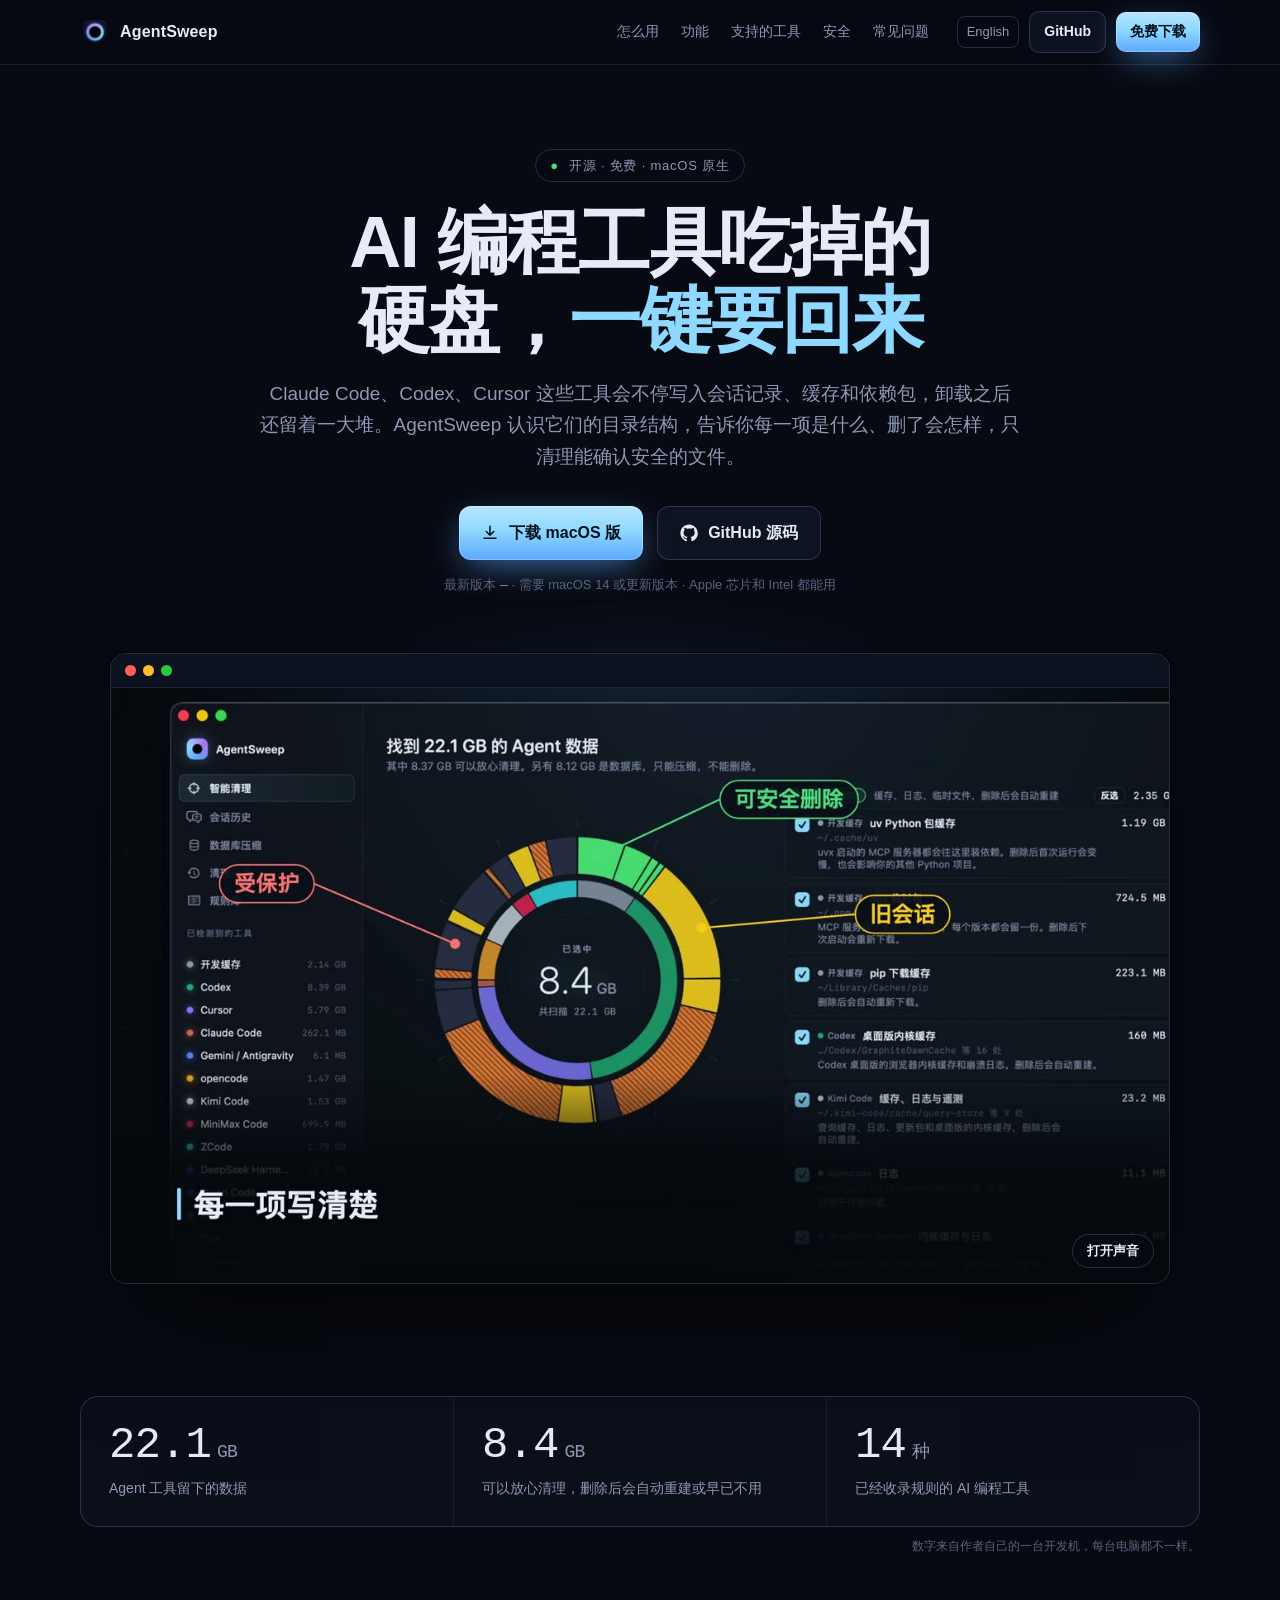
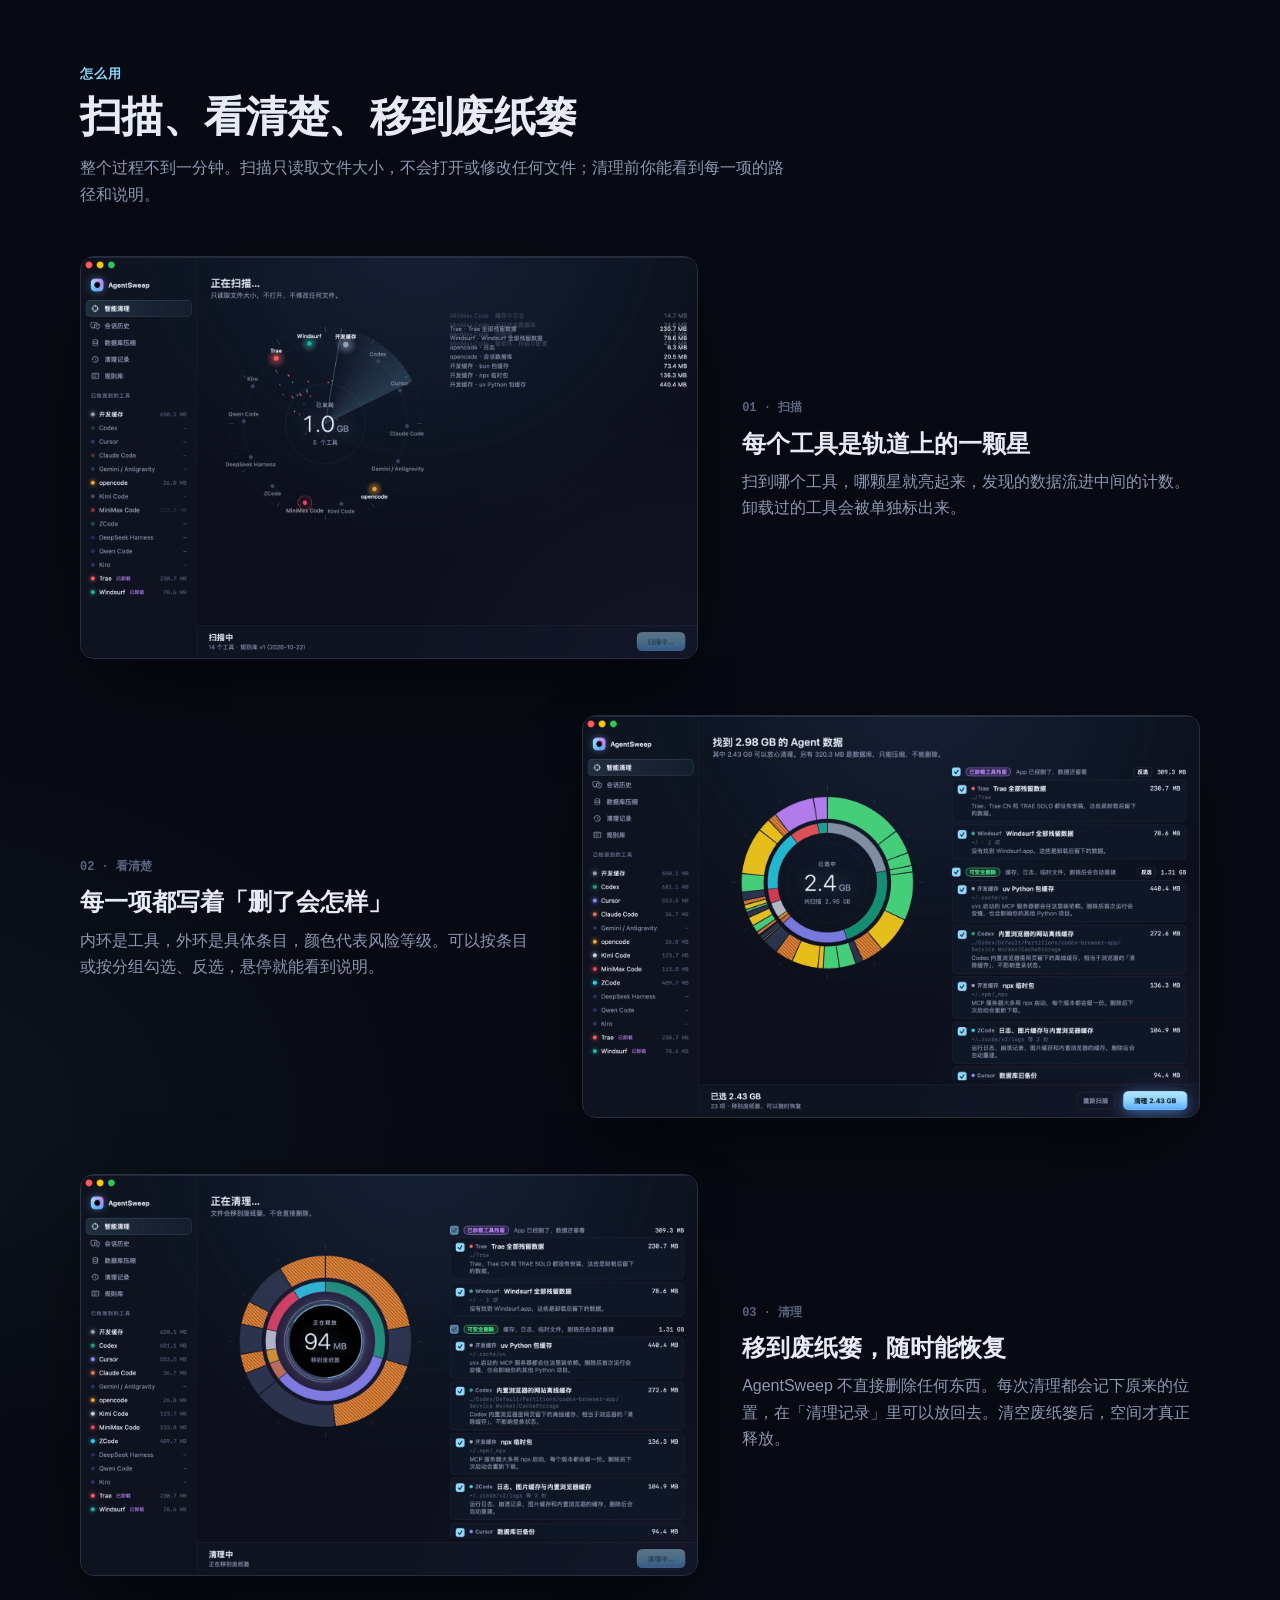
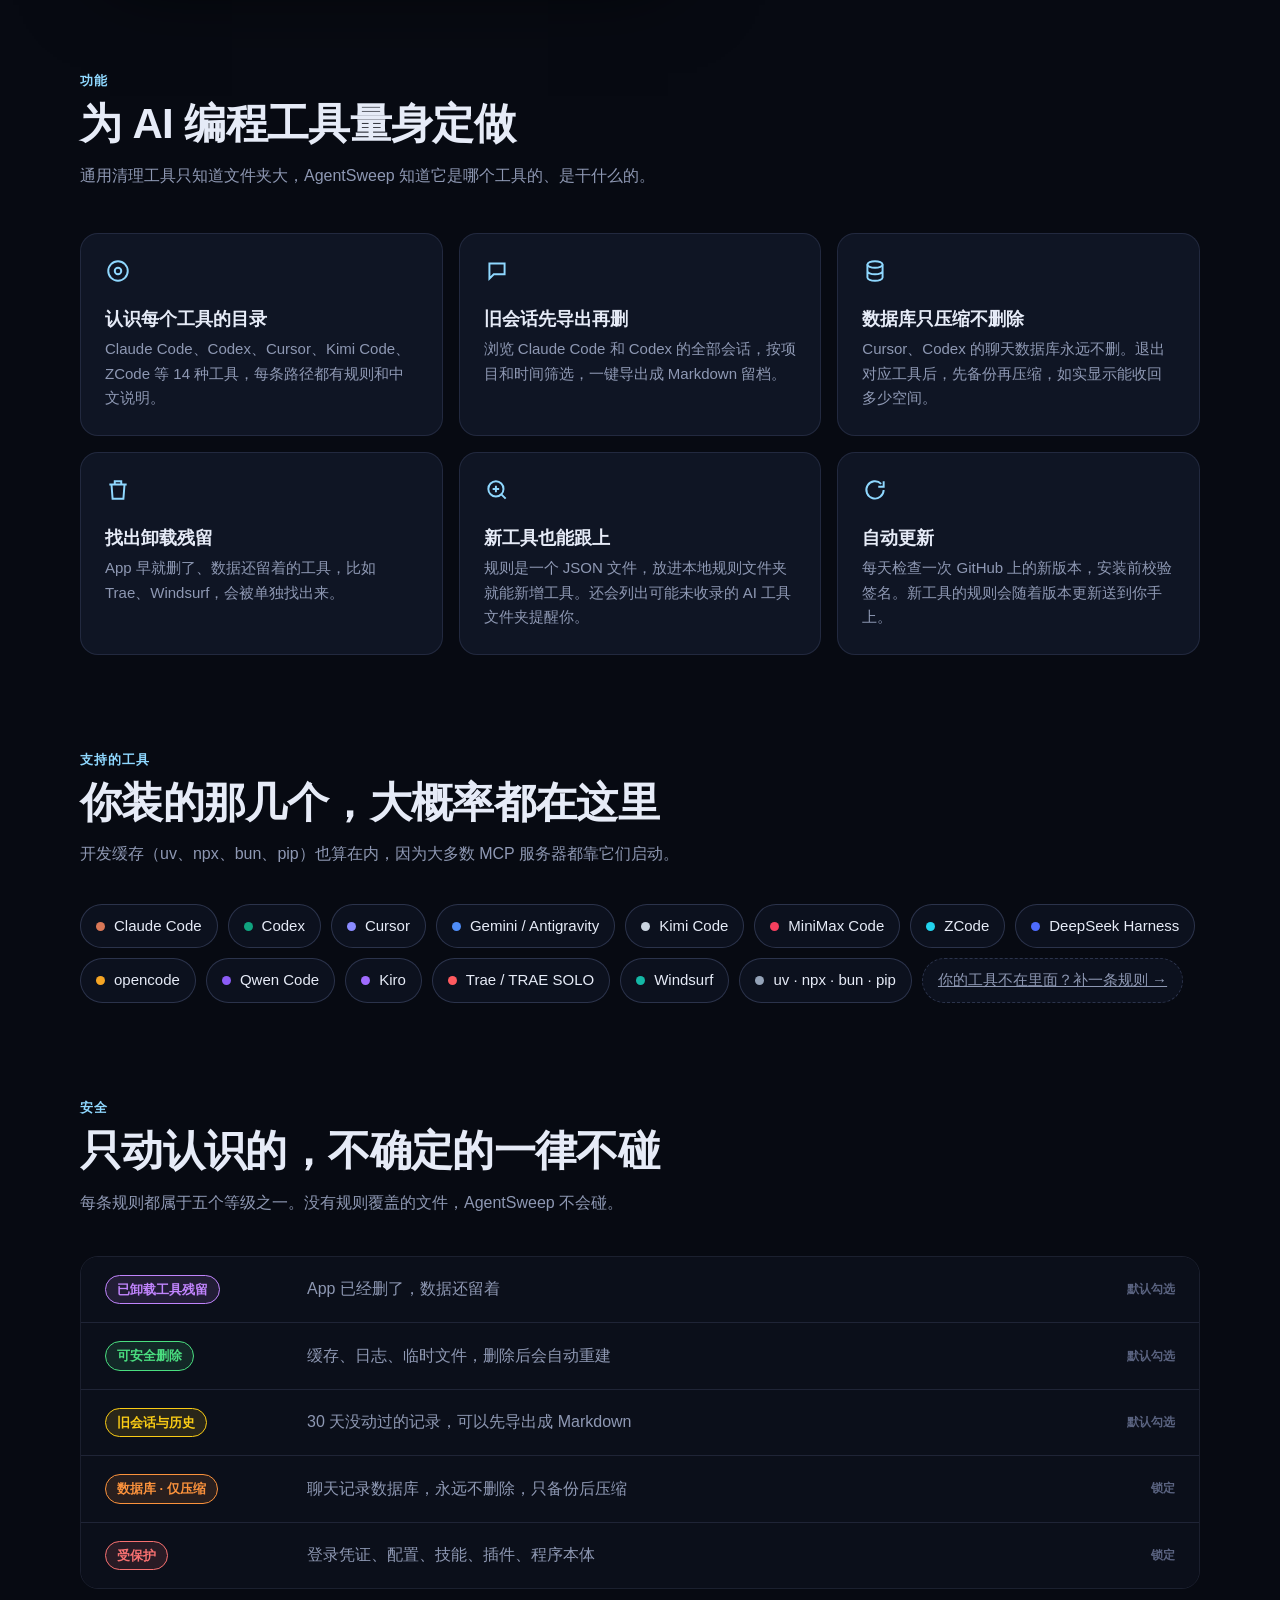
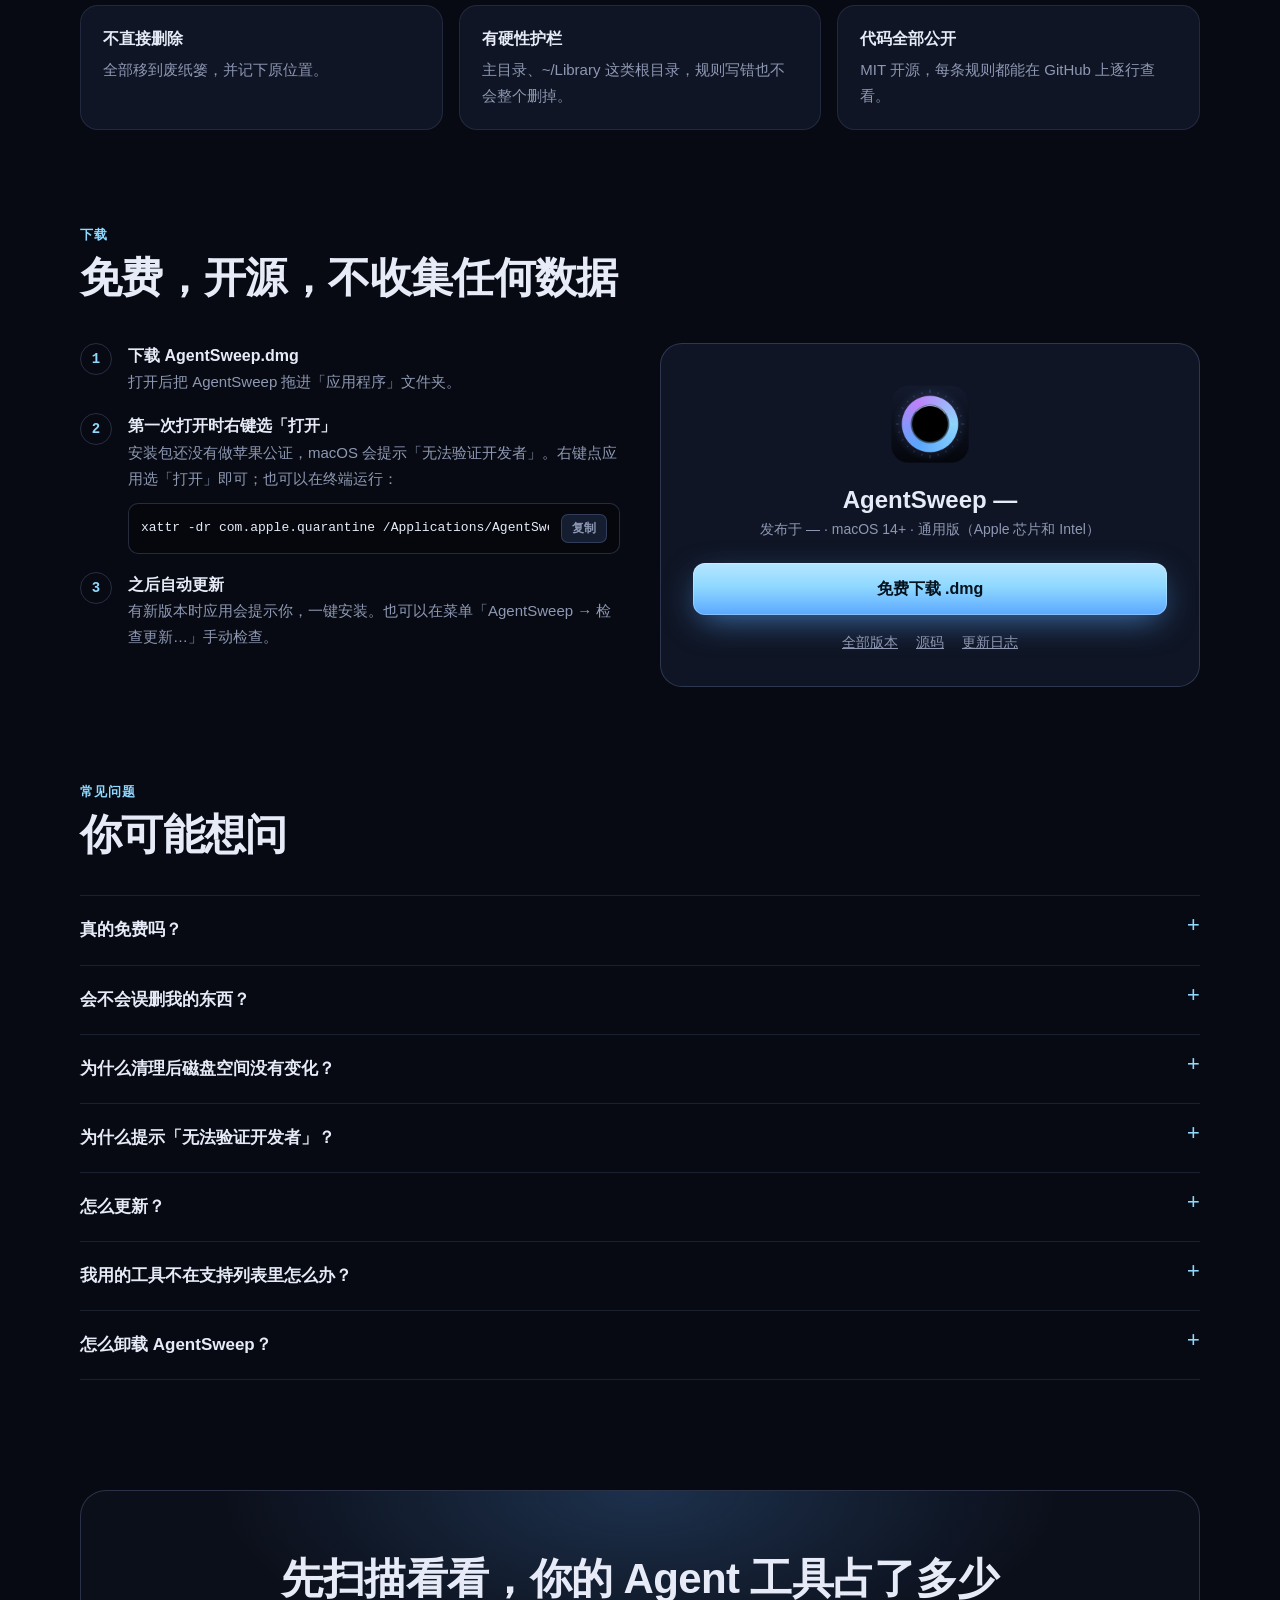
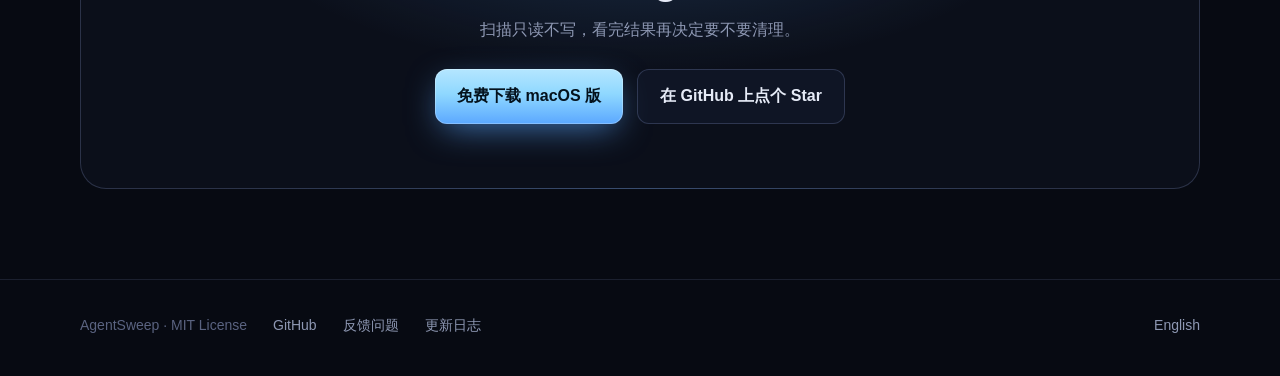
<file: website/index.html>
<!doctype html>
<html lang="zh-CN">
<head>
<meta charset="utf-8">
<meta name="viewport" content="width=device-width, initial-scale=1, viewport-fit=cover">
<title>AgentSweep · AI 编程工具专用清理器</title>
<meta name="description" content="AgentSweep 是一款免费开源的 macOS 应用，专门清理 Claude Code、Codex、Cursor 等 AI 编程工具留下的缓存、旧会话和卸载残留。只动能确认安全的文件，全部移到废纸篓，可以恢复。">
<meta name="theme-color" content="#070A12">
<meta property="og:title" content="AgentSweep · AI 编程工具专用清理器">
<meta property="og:description" content="免费开源的 macOS 应用：找回被 Claude Code、Codex、Cursor 等工具占掉的磁盘空间。">
<meta property="og:image" content="https://ai-suifeng.github.io/agent-clean-mac/assets/intro-poster.jpg">
<meta property="og:type" content="website">
<link rel="icon" href="favicon.png">
<link rel="alternate" hreflang="en" href="en/">
<link rel="stylesheet" href="assets/style.css">
</head>
<body>

<header class="nav">
  <div class="wrap">
    <a class="brand" href="#top"><img src="assets/icon.png" alt="">AgentSweep</a>
    <nav class="nav-links" aria-label="页面导航">
      <a href="#how">怎么用</a>
      <a href="#features">功能</a>
      <a href="#tools">支持的工具</a>
      <a href="#safety">安全</a>
      <a href="#faq">常见问题</a>
    </nav>
    <div class="nav-cta">
      <a class="lang" href="en/">English</a>
      <a class="btn btn-ghost btn-small" href="https://github.com/ai-suifeng/agent-clean-mac">GitHub</a>
      <a class="btn btn-primary btn-small" data-download href="https://github.com/ai-suifeng/agent-clean-mac/releases/latest">免费下载</a>
    </div>
  </div>
</header>

<main id="top">
  <div class="wrap">
    <div class="hero">
      <span class="eyebrow"><b>●</b> 开源 · 免费 · macOS 原生</span>
      <h1>AI 编程工具吃掉的硬盘，<em>一键要回来</em></h1>
      <p class="lead">Claude Code、Codex、Cursor 这些工具会不停写入会话记录、缓存和依赖包，卸载之后还留着一大堆。AgentSweep 认识它们的目录结构，告诉你每一项是什么、删了会怎样，只清理能确认安全的文件。</p>
      <div class="actions">
        <a class="btn btn-primary" data-download href="https://github.com/ai-suifeng/agent-clean-mac/releases/latest">
          <svg viewBox="0 0 24 24" fill="none" stroke="currentColor" stroke-width="2" stroke-linecap="round" stroke-linejoin="round" aria-hidden="true"><path d="M12 3v12m0 0l-5-5m5 5l5-5M4 19h16"/></svg>
          下载 macOS 版
        </a>
        <a class="btn btn-ghost" href="https://github.com/ai-suifeng/agent-clean-mac">
          <svg viewBox="0 0 24 24" fill="currentColor" aria-hidden="true"><path d="M12 .5C5.7.5.5 5.7.5 12.1c0 5.1 3.3 9.4 7.9 10.9.6.1.8-.3.8-.6v-2.1c-3.2.7-3.9-1.5-3.9-1.5-.5-1.3-1.3-1.7-1.3-1.7-1.1-.7.1-.7.1-.7 1.2.1 1.8 1.2 1.8 1.2 1 1.8 2.8 1.3 3.5 1 .1-.8.4-1.3.7-1.6-2.6-.3-5.3-1.3-5.3-5.7 0-1.3.5-2.3 1.2-3.1-.1-.3-.5-1.5.1-3.1 0 0 1-.3 3.3 1.2a11.4 11.4 0 016 0C17.3 4.6 18.3 5 18.3 5c.6 1.6.2 2.8.1 3.1.8.8 1.2 1.9 1.2 3.1 0 4.4-2.7 5.4-5.3 5.7.4.4.8 1.1.8 2.2v3.3c0 .3.2.7.8.6a11.6 11.6 0 007.9-10.9C23.5 5.7 18.3.5 12 .5z"/></svg>
          GitHub 源码
        </a>
      </div>
      <p class="meta">最新版本 <span class="ver" data-version>—</span> · 需要 macOS 14 或更新版本 · Apple 芯片和 Intel 都能用</p>

      <div class="stage">
        <div class="window">
          <div class="window-bar"><i></i><i></i><i></i></div>
          <video class="video-horizontal" src="assets/intro.mp4" poster="assets/intro-poster.jpg" autoplay muted loop playsinline preload="metadata" aria-label="AgentSweep 30 秒介绍"></video>
          <video class="video-vertical" src="assets/intro-vertical.mp4" poster="assets/intro-vertical-poster.jpg" autoplay muted loop playsinline preload="metadata" aria-label="AgentSweep 30 秒介绍（竖版）"></video>
        </div>
        <button class="sound" type="button" data-sound data-on="关闭声音" data-off="打开声音">打开声音</button>
      </div>
    </div>

    <div class="figures" aria-label="一台开发机上的实测">
      <div class="figure"><div class="n">22.1<small>GB</small></div><p>Agent 工具留下的数据</p></div>
      <div class="figure"><div class="n">8.4<small>GB</small></div><p>可以放心清理，删除后会自动重建或早已不用</p></div>
      <div class="figure"><div class="n">14<small>种</small></div><p>已经收录规则的 AI 编程工具</p></div>
    </div>
    <p class="figure-note">数字来自作者自己的一台开发机，每台电脑都不一样。</p>

    <section id="how">
      <div class="kicker">怎么用</div>
      <h2>扫描、看清楚、移到废纸篓</h2>
      <p class="section-lead">整个过程不到一分钟。扫描只读取文件大小，不会打开或修改任何文件；清理前你能看到每一项的路径和说明。</p>
      <div class="steps">
        <div class="step">
          <img class="shot" src="assets/scanning.jpg" alt="扫描界面：每个工具在轨道上依次亮起" loading="lazy">
          <div>
            <span class="tag">01 · 扫描</span>
            <h3>每个工具是轨道上的一颗星</h3>
            <p>扫到哪个工具，哪颗星就亮起来，发现的数据流进中间的计数。卸载过的工具会被单独标出来。</p>
          </div>
        </div>
        <div class="step">
          <img class="shot" src="assets/results.jpg" alt="结果界面：按风险等级着色的双层圆环和清理列表" loading="lazy">
          <div>
            <span class="tag">02 · 看清楚</span>
            <h3>每一项都写着「删了会怎样」</h3>
            <p>内环是工具，外环是具体条目，颜色代表风险等级。可以按条目或按分组勾选、反选，悬停就能看到说明。</p>
          </div>
        </div>
        <div class="step">
          <img class="shot" src="assets/cleaning.jpg" alt="清理界面：选中的部分被吸进中心的黑洞" loading="lazy">
          <div>
            <span class="tag">03 · 清理</span>
            <h3>移到废纸篓，随时能恢复</h3>
            <p>AgentSweep 不直接删除任何东西。每次清理都会记下原来的位置，在「清理记录」里可以放回去。清空废纸篓后，空间才真正释放。</p>
          </div>
        </div>
      </div>
    </section>

    <section id="features">
      <div class="kicker">功能</div>
      <h2>为 AI 编程工具量身定做</h2>
      <p class="section-lead">通用清理工具只知道文件夹大，AgentSweep 知道它是哪个工具的、是干什么的。</p>
      <div class="features">
        <div class="feature">
          <svg viewBox="0 0 24 24" fill="none" stroke="currentColor" stroke-width="1.8" aria-hidden="true"><circle cx="12" cy="12" r="9"/><circle cx="12" cy="12" r="3"/></svg>
          <h3>认识每个工具的目录</h3>
          <p>Claude Code、Codex、Cursor、Kimi Code、ZCode 等 14 种工具，每条路径都有规则和中文说明。</p>
        </div>
        <div class="feature">
          <svg viewBox="0 0 24 24" fill="none" stroke="currentColor" stroke-width="1.8" aria-hidden="true"><path d="M5 5h14v10H9l-4 4z"/></svg>
          <h3>旧会话先导出再删</h3>
          <p>浏览 Claude Code 和 Codex 的全部会话，按项目和时间筛选，一键导出成 Markdown 留档。</p>
        </div>
        <div class="feature">
          <svg viewBox="0 0 24 24" fill="none" stroke="currentColor" stroke-width="1.8" aria-hidden="true"><ellipse cx="12" cy="6" rx="7" ry="3"/><path d="M5 6v12c0 1.7 3.1 3 7 3s7-1.3 7-3V6M5 12c0 1.7 3.1 3 7 3s7-1.3 7-3"/></svg>
          <h3>数据库只压缩不删除</h3>
          <p>Cursor、Codex 的聊天数据库永远不删。退出对应工具后，先备份再压缩，如实显示能收回多少空间。</p>
        </div>
        <div class="feature">
          <svg viewBox="0 0 24 24" fill="none" stroke="currentColor" stroke-width="1.8" aria-hidden="true"><path d="M4 7h16M9 7V4h6v3M6 7l1 13h10l1-13"/></svg>
          <h3>找出卸载残留</h3>
          <p>App 早就删了、数据还留着的工具，比如 Trae、Windsurf，会被单独找出来。</p>
        </div>
        <div class="feature">
          <svg viewBox="0 0 24 24" fill="none" stroke="currentColor" stroke-width="1.8" aria-hidden="true"><circle cx="11" cy="11" r="7"/><path d="M20 20l-4-4M11 8v6M8 11h6"/></svg>
          <h3>新工具也能跟上</h3>
          <p>规则是一个 JSON 文件，放进本地规则文件夹就能新增工具。还会列出可能未收录的 AI 工具文件夹提醒你。</p>
        </div>
        <div class="feature">
          <svg viewBox="0 0 24 24" fill="none" stroke="currentColor" stroke-width="1.8" aria-hidden="true"><path d="M20 12a8 8 0 11-2.3-5.7M20 4v5h-5"/></svg>
          <h3>自动更新</h3>
          <p>每天检查一次 GitHub 上的新版本，安装前校验签名。新工具的规则会随着版本更新送到你手上。</p>
        </div>
      </div>
    </section>

    <section id="tools">
      <div class="kicker">支持的工具</div>
      <h2>你装的那几个，大概率都在这里</h2>
      <p class="section-lead">开发缓存（uv、npx、bun、pip）也算在内，因为大多数 MCP 服务器都靠它们启动。</p>
      <div class="tools">
        <span class="chip"><i style="background:#D97757"></i>Claude Code</span>
        <span class="chip"><i style="background:#10A37F"></i>Codex</span>
        <span class="chip"><i style="background:#8B8BFF"></i>Cursor</span>
        <span class="chip"><i style="background:#4F8DF7"></i>Gemini / Antigravity</span>
        <span class="chip"><i style="background:#CBD5E1"></i>Kimi Code</span>
        <span class="chip"><i style="background:#F43F5E"></i>MiniMax Code</span>
        <span class="chip"><i style="background:#22D3EE"></i>ZCode</span>
        <span class="chip"><i style="background:#4D6BFE"></i>DeepSeek Harness</span>
        <span class="chip"><i style="background:#F5A524"></i>opencode</span>
        <span class="chip"><i style="background:#8B5CF6"></i>Qwen Code</span>
        <span class="chip"><i style="background:#A06BFF"></i>Kiro</span>
        <span class="chip"><i style="background:#FF5A5F"></i>Trae / TRAE SOLO</span>
        <span class="chip"><i style="background:#14B8A6"></i>Windsurf</span>
        <span class="chip"><i style="background:#94A3B8"></i>uv · npx · bun · pip</span>
        <a class="chip more" href="https://github.com/ai-suifeng/agent-clean-mac#adding-a-tool">你的工具不在里面？补一条规则 →</a>
      </div>
    </section>

    <section id="safety">
      <div class="kicker">安全</div>
      <h2>只动认识的，不确定的一律不碰</h2>
      <p class="section-lead">每条规则都属于五个等级之一。没有规则覆盖的文件，AgentSweep 不会碰。</p>
      <div class="risks">
        <div class="risk"><span class="pill" style="color:var(--orphan)">已卸载工具残留</span><p>App 已经删了，数据还留着</p><span class="def">默认勾选</span></div>
        <div class="risk"><span class="pill" style="color:var(--safe)">可安全删除</span><p>缓存、日志、临时文件，删除后会自动重建</p><span class="def">默认勾选</span></div>
        <div class="risk"><span class="pill" style="color:var(--history)">旧会话与历史</span><p>30 天没动过的记录，可以先导出成 Markdown</p><span class="def">默认勾选</span></div>
        <div class="risk"><span class="pill" style="color:var(--compact)">数据库 · 仅压缩</span><p>聊天记录数据库，永远不删除，只备份后压缩</p><span class="def">锁定</span></div>
        <div class="risk"><span class="pill" style="color:var(--protected)">受保护</span><p>登录凭证、配置、技能、插件、程序本体</p><span class="def">锁定</span></div>
      </div>
      <div class="promises">
        <div class="promise"><b>不直接删除</b><span>全部移到废纸篓，并记下原位置。</span></div>
        <div class="promise"><b>有硬性护栏</b><span>主目录、~/Library 这类根目录，规则写错也不会整个删掉。</span></div>
        <div class="promise"><b>代码全部公开</b><span>MIT 开源，每条规则都能在 GitHub 上逐行查看。</span></div>
      </div>
    </section>

    <section id="download">
      <div class="kicker">下载</div>
      <h2>免费，开源，不收集任何数据</h2>
      <div class="install">
        <ol>
          <li><div><b>下载 AgentSweep.dmg</b><span>打开后把 AgentSweep 拖进「应用程序」文件夹。</span></div></li>
          <li><div><b>第一次打开时右键选「打开」</b><span>安装包还没有做苹果公证，macOS 会提示「无法验证开发者」。右键点应用选「打开」即可；也可以在终端运行：</span>
            <div class="code"><code id="xattr">xattr -dr com.apple.quarantine /Applications/AgentSweep.app</code><button class="copy" type="button" data-copy="xattr" data-done="已复制">复制</button></div></div></li>
          <li><div><b>之后自动更新</b><span>有新版本时应用会提示你，一键安装。也可以在菜单「AgentSweep → 检查更新…」手动检查。</span></div></li>
        </ol>
        <div class="download-card">
          <img src="assets/icon.png" alt="">
          <h3>AgentSweep <span data-version>—</span></h3>
          <div class="sub">发布于 <span data-date>—</span> · macOS 14+ · 通用版（Apple 芯片和 Intel）</div>
          <a class="btn btn-primary" data-download href="https://github.com/ai-suifeng/agent-clean-mac/releases/latest">免费下载 .dmg</a>
          <div class="alt">
            <a href="https://github.com/ai-suifeng/agent-clean-mac/releases">全部版本</a>
            <a href="https://github.com/ai-suifeng/agent-clean-mac">源码</a>
            <a href="https://github.com/ai-suifeng/agent-clean-mac/blob/main/CHANGELOG.md">更新日志</a>
          </div>
        </div>
      </div>
    </section>

    <section id="faq">
      <div class="kicker">常见问题</div>
      <h2>你可能想问</h2>
      <div class="faq">
        <details><summary>真的免费吗？</summary><p>是的。AgentSweep 以 MIT 协议开源，没有付费版、没有广告，也不收集任何使用数据。唯一的网络请求是检查 GitHub 上有没有新版本。</p></details>
        <details><summary>会不会误删我的东西？</summary><p>AgentSweep 只处理规则里写明的路径；登录凭证、配置、技能和插件都受保护，聊天数据库只压缩不删除。所有清理都是移到废纸篓，在「清理记录」里可以放回去。</p></details>
        <details><summary>为什么清理后磁盘空间没有变化？</summary><p>文件在废纸篓里仍然占空间。确认工具都运行正常后，清空废纸篓，空间才会真正释放。</p></details>
        <details><summary>为什么提示「无法验证开发者」？</summary><p>安装包还没有经过苹果公证。第一次打开时右键点应用选「打开」，或运行 <code>xattr -dr com.apple.quarantine /Applications/AgentSweep.app</code>，之后就不会再提示。代码全部开源，也可以自己从源码构建。</p></details>
        <details><summary>怎么更新？</summary><p>0.2.0 及以后的版本每天自动检查一次更新，有新版本会提示你一键安装，安装前会校验更新包的签名。可以在「设置」里关闭自动检查，或开启自动下载安装。0.1.0 需要手动下载一次新版。</p></details>
        <details><summary>我用的工具不在支持列表里怎么办？</summary><p>在「规则库」页面能看到可能未收录的 AI 工具文件夹。可以按 README 的示例写一条规则放进本地规则文件夹，也欢迎到 GitHub 提交规则，下个版本就能送到所有人手上。</p></details>
        <details><summary>怎么卸载 AgentSweep？</summary><p>把应用拖进废纸篓即可。如果想删干净，再删掉 <code>~/Library/Application Support/AgentSweep</code>（清理记录和数据库备份）。</p></details>
      </div>
    </section>

    <div class="closing">
      <h2>先扫描看看，你的 Agent 工具占了多少</h2>
      <p class="section-lead" style="margin:0 auto">扫描只读不写，看完结果再决定要不要清理。</p>
      <div class="actions">
        <a class="btn btn-primary" data-download href="https://github.com/ai-suifeng/agent-clean-mac/releases/latest">免费下载 macOS 版</a>
        <a class="btn btn-ghost" href="https://github.com/ai-suifeng/agent-clean-mac">在 GitHub 上点个 Star</a>
      </div>
    </div>
  </div>
</main>

<footer>
  <div class="wrap">
    <span>AgentSweep · MIT License</span>
    <a href="https://github.com/ai-suifeng/agent-clean-mac">GitHub</a>
    <a href="https://github.com/ai-suifeng/agent-clean-mac/issues">反馈问题</a>
    <a href="https://github.com/ai-suifeng/agent-clean-mac/blob/main/CHANGELOG.md">更新日志</a>
    <span class="spacer"></span>
    <a href="en/">English</a>
  </div>
</footer>

<script src="assets/site.js"></script>
</body>
</html>
</file>
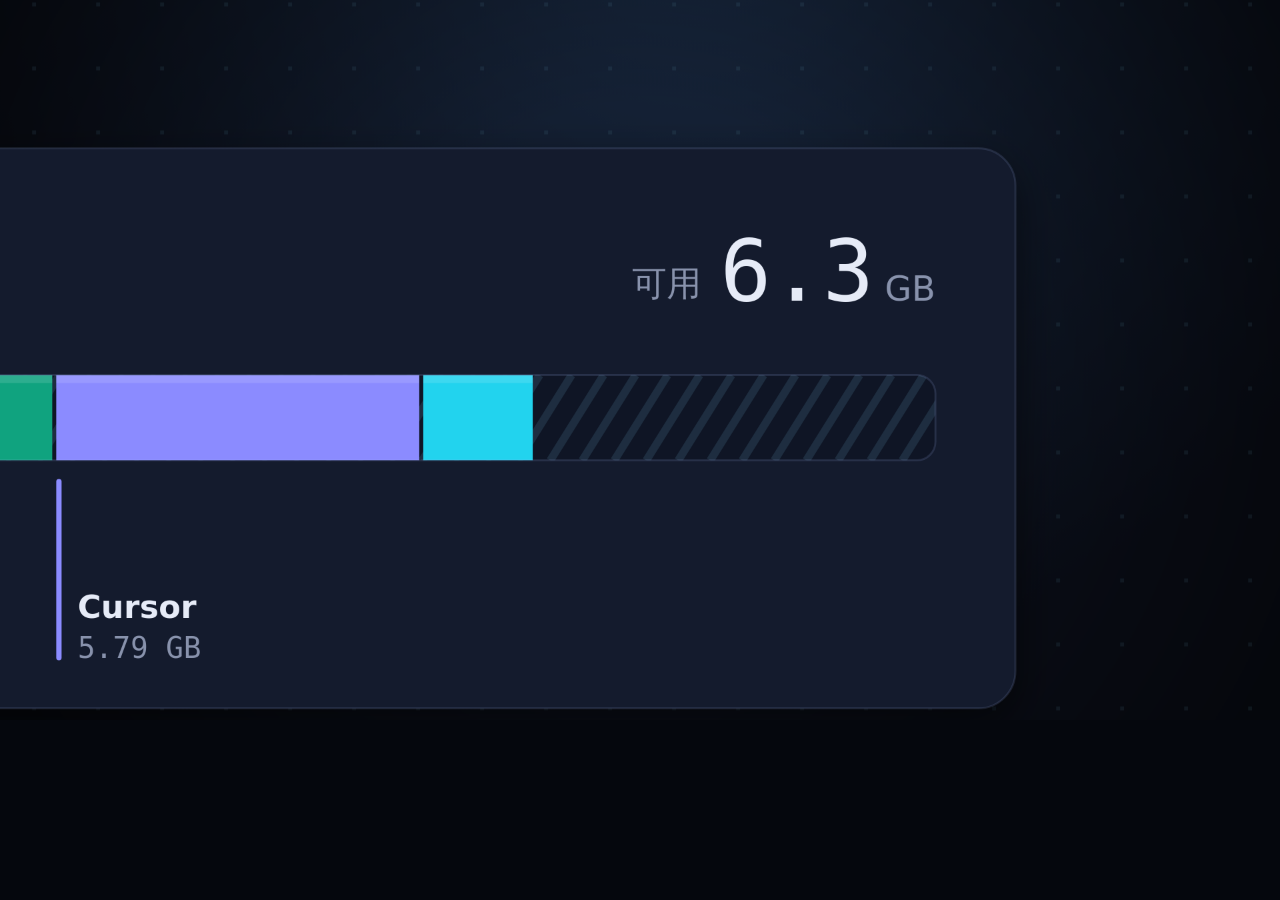
<file: video/film/index.html>
<!doctype html>
<html>
<head>
<meta charset="utf-8">
<title>AgentSweep · 30s</title>
<style>
  html, body { margin: 0; background: #05070D; }
  canvas { display: block; width: 100vw; height: auto; }
</style>
</head>
<body>
<canvas id="c" width="1920" height="1080"></canvas>
<script src="film.js"></script>
</body>
</html>
</file>
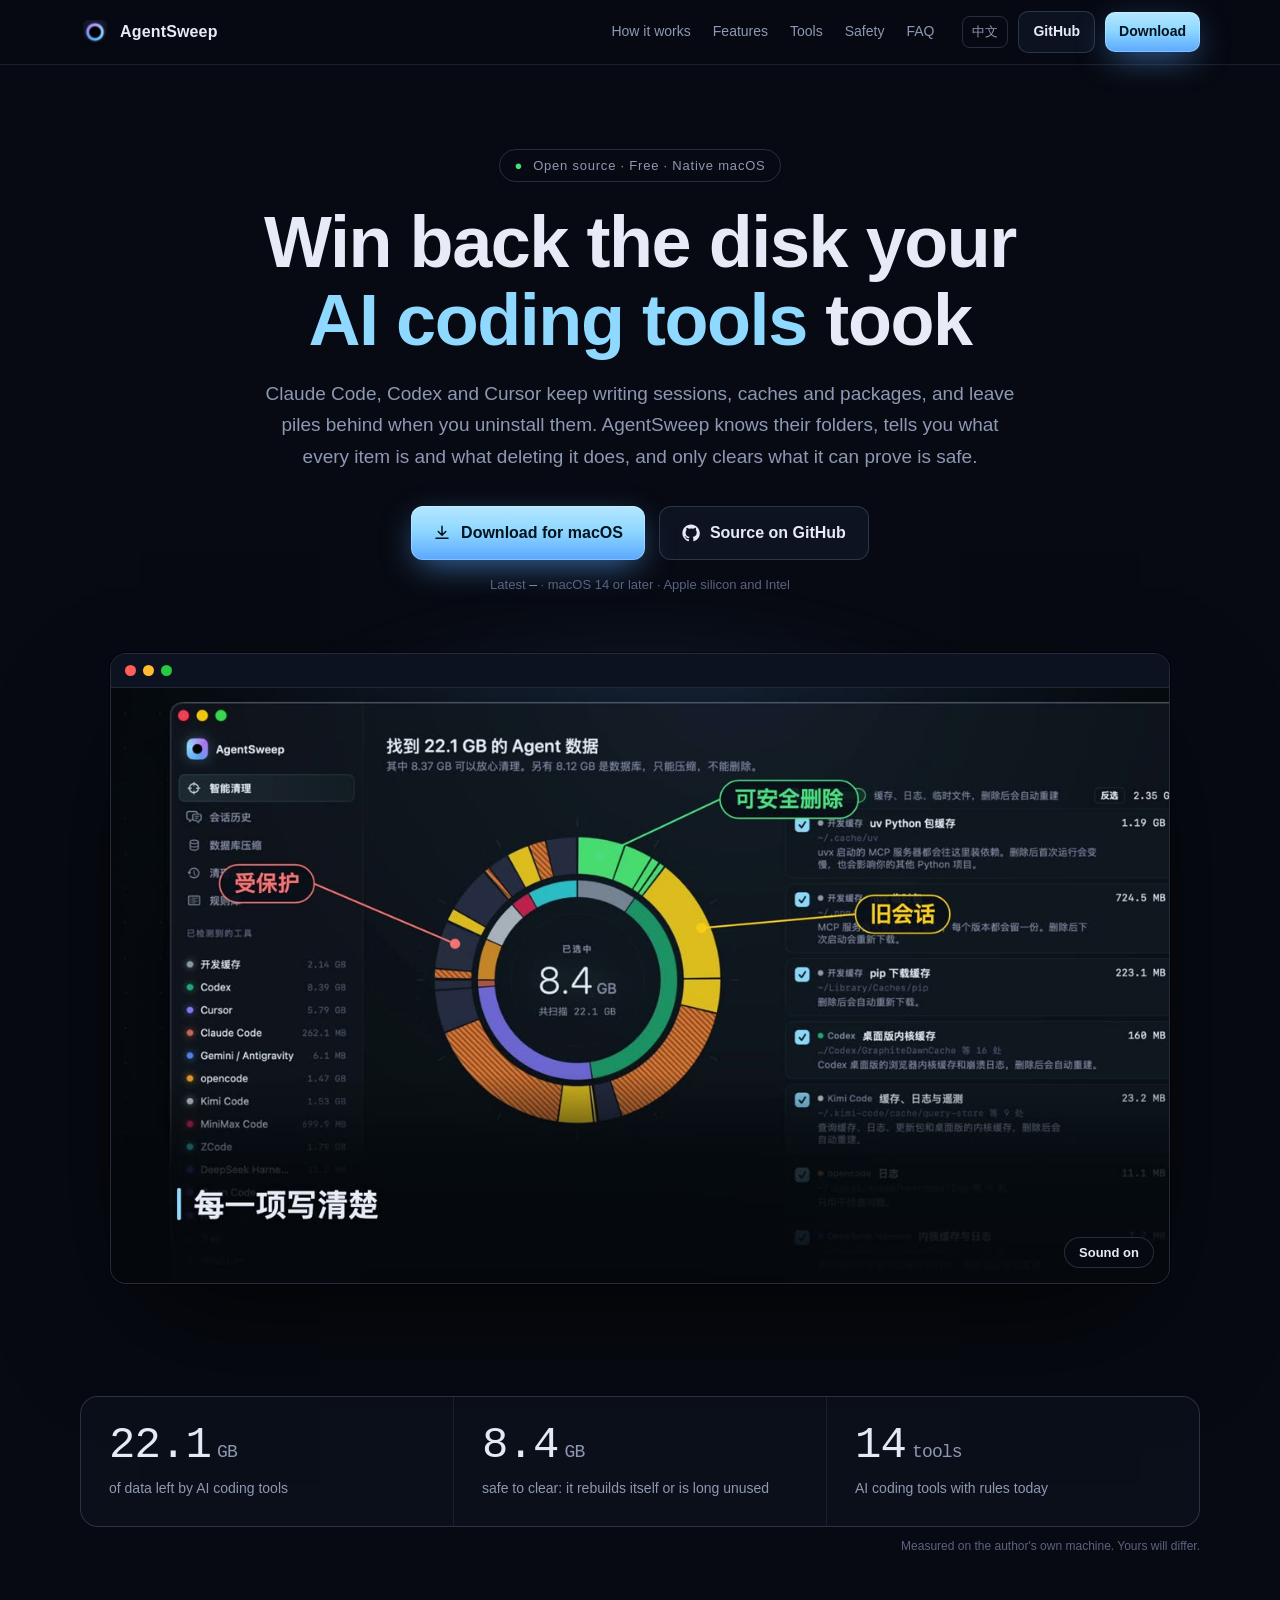
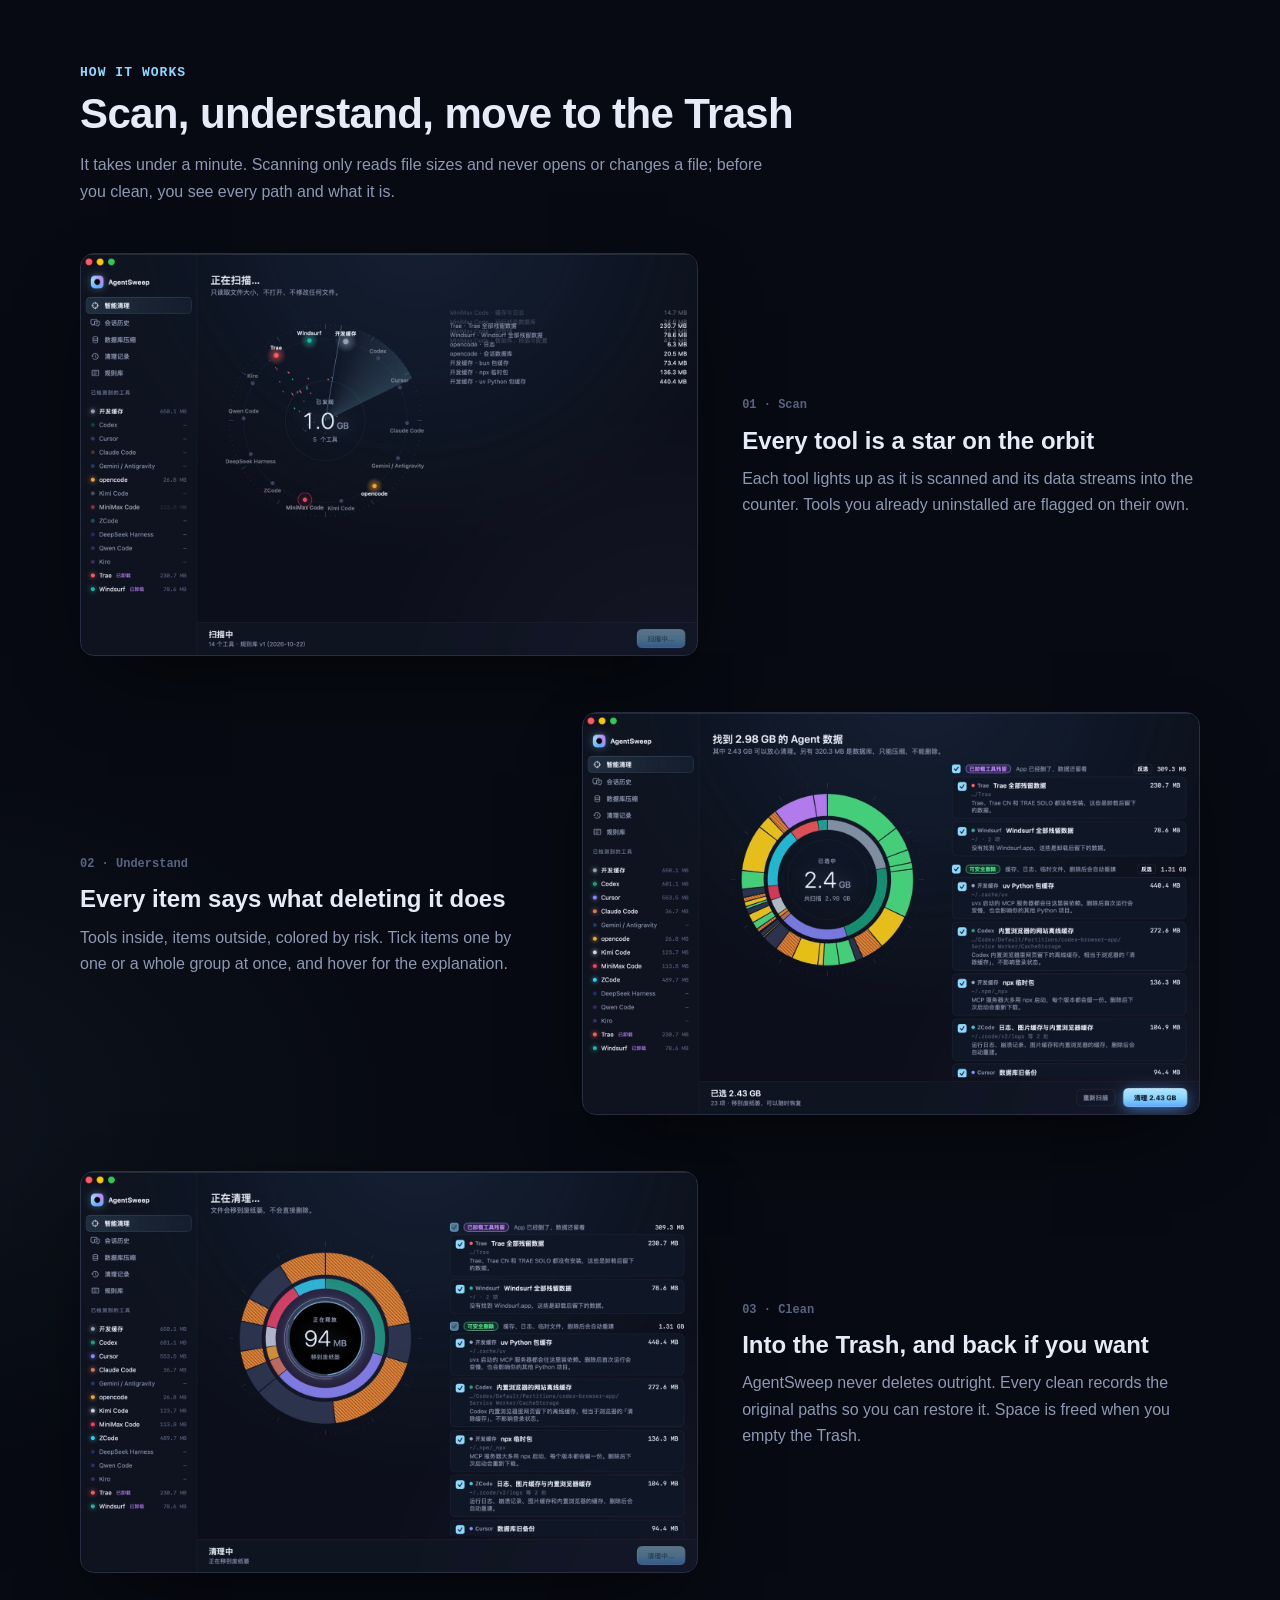
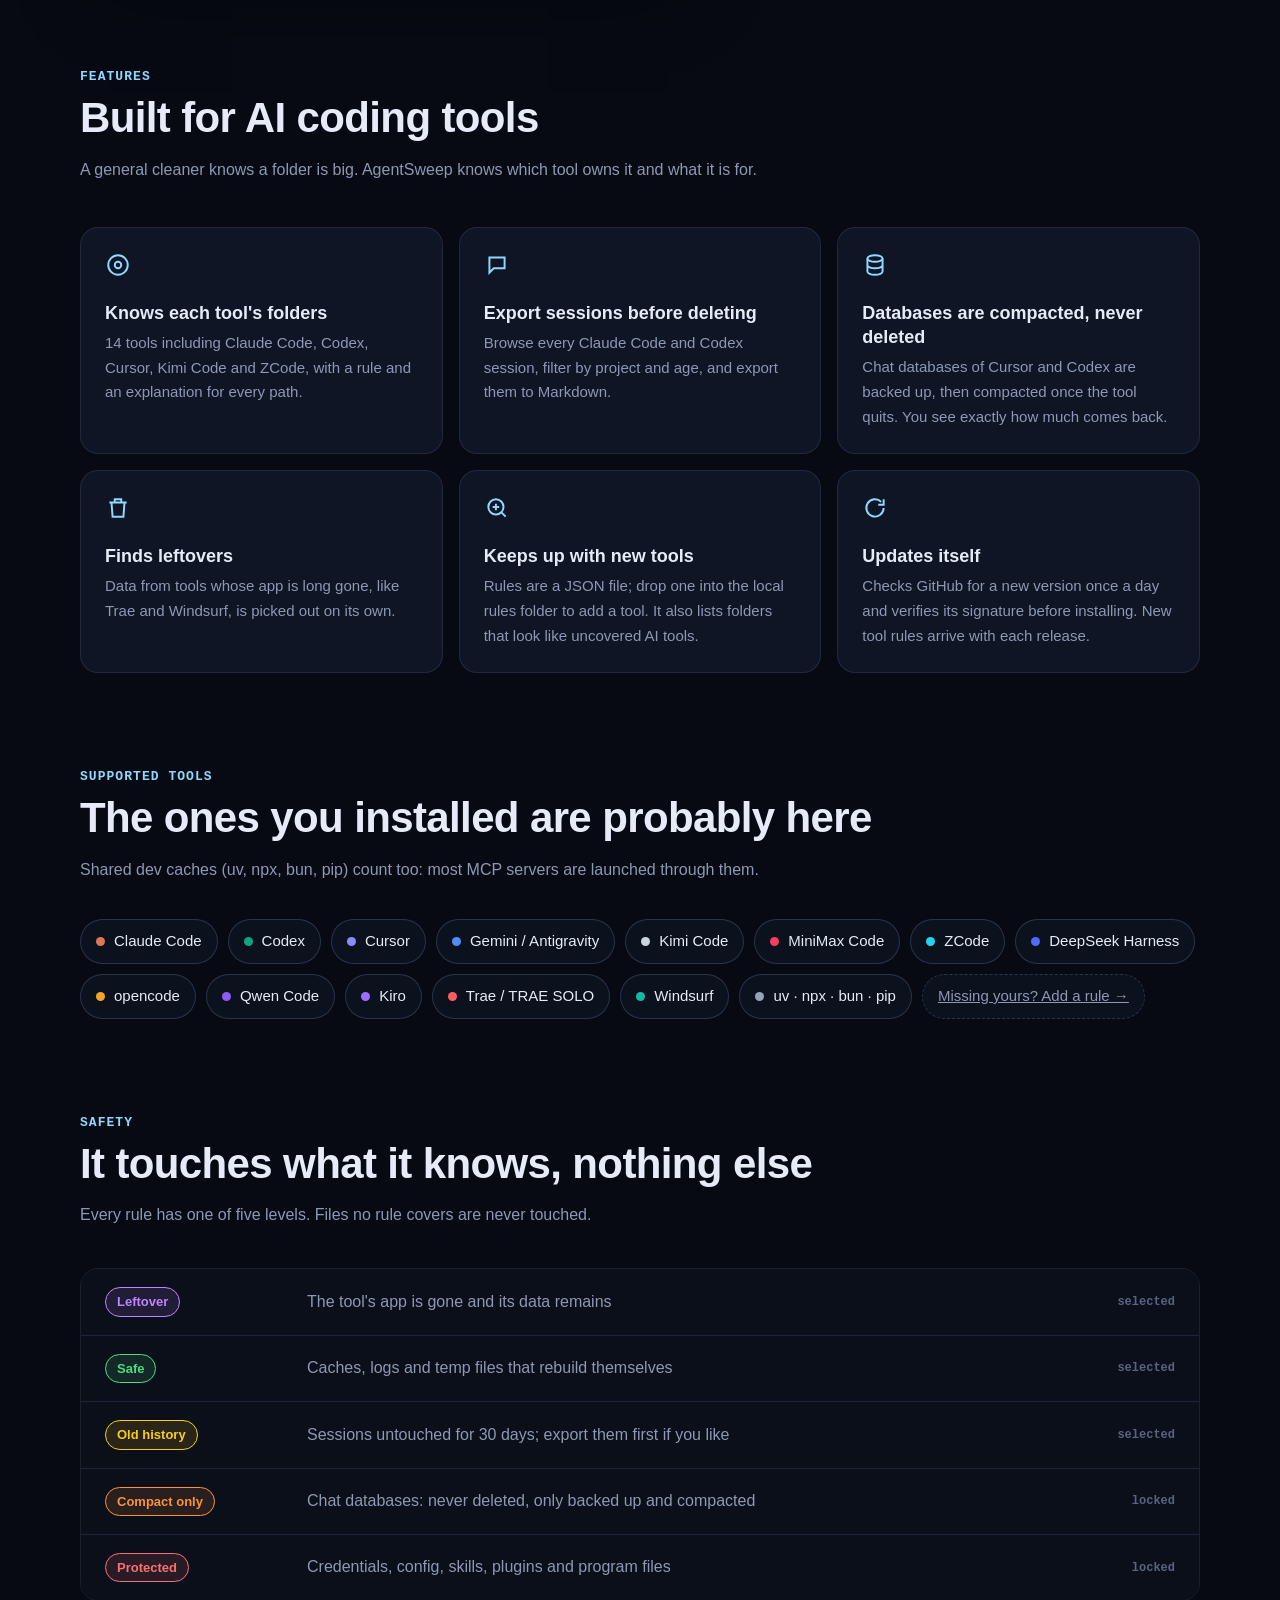
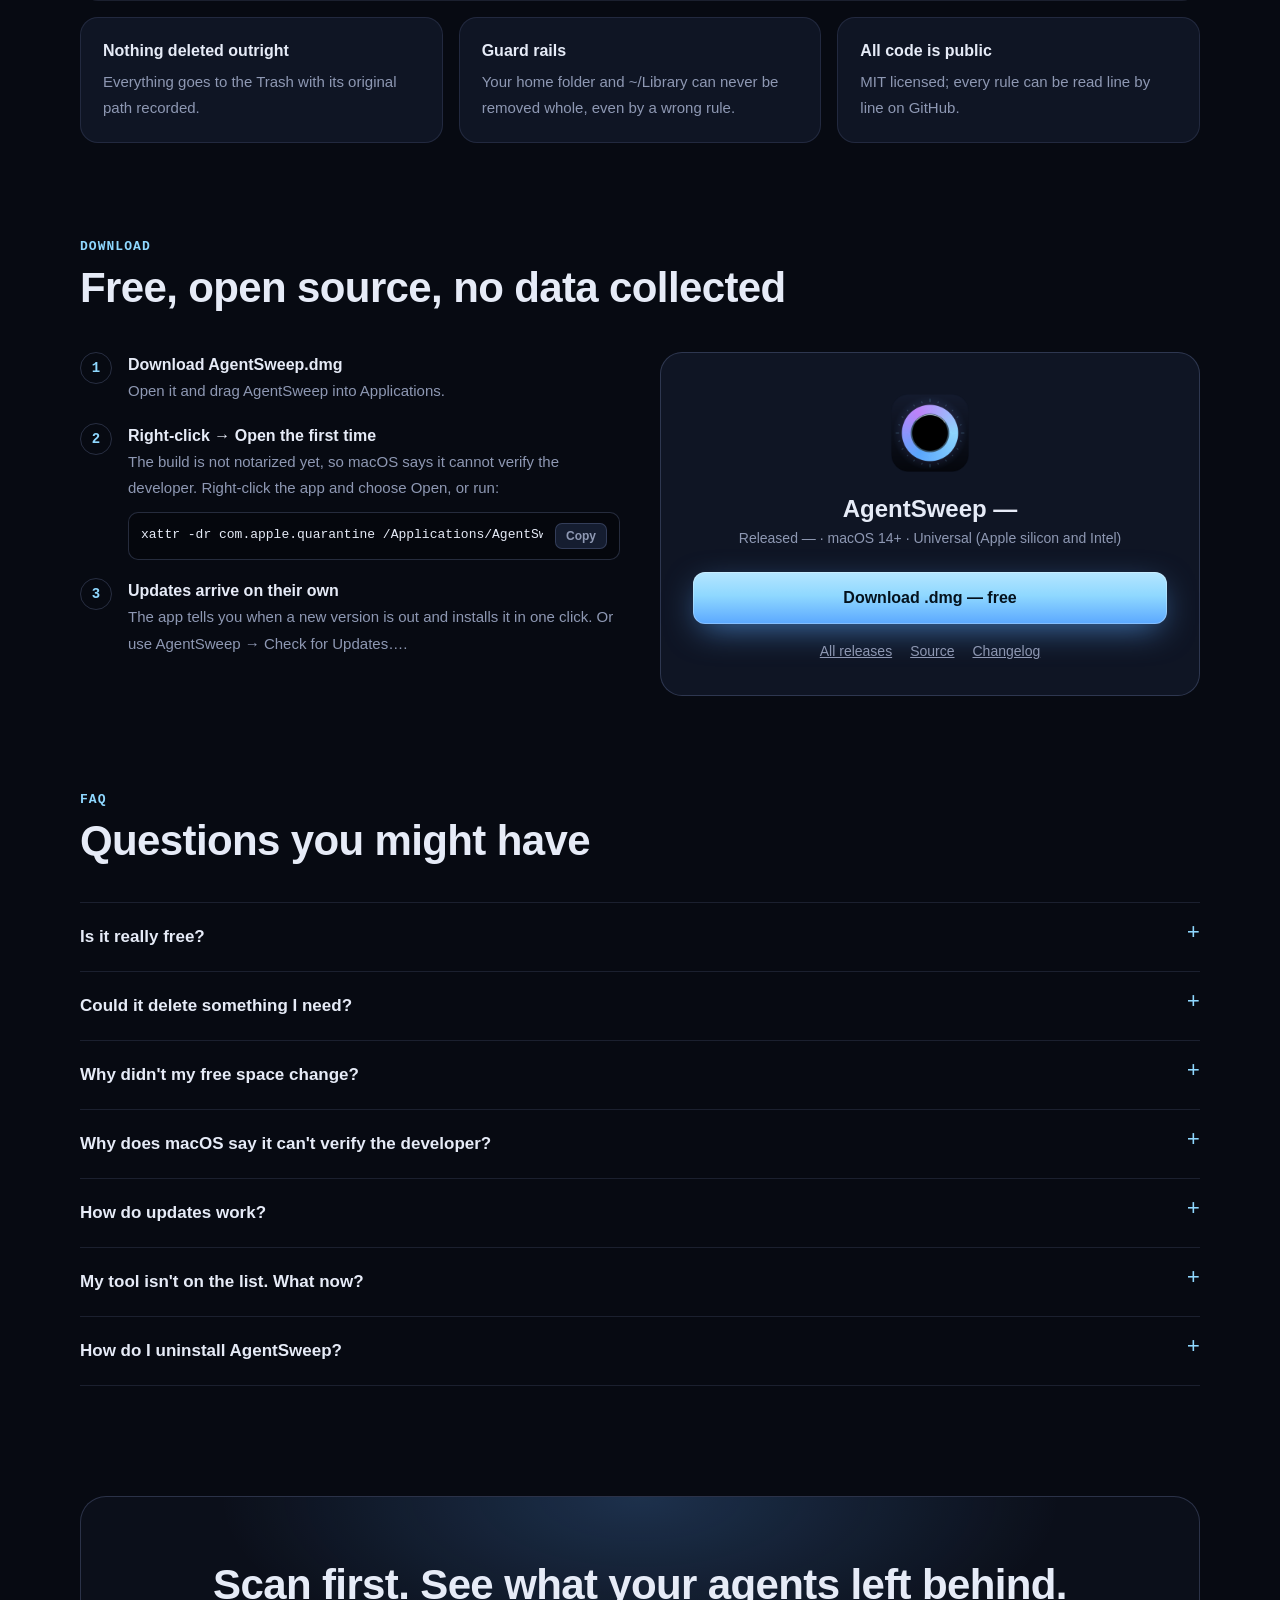
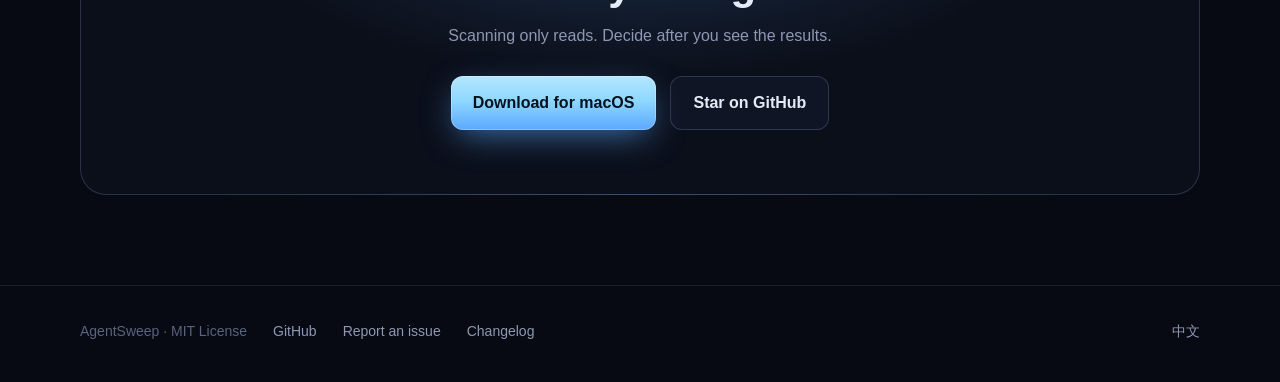
<file: website/en/index.html>
<!doctype html>
<html lang="en">
<head>
<meta charset="utf-8">
<meta name="viewport" content="width=device-width, initial-scale=1, viewport-fit=cover">
<title>AgentSweep · The cleaner for AI coding tools</title>
<meta name="description" content="AgentSweep is a free, open-source macOS app that clears the caches, old sessions and leftovers of Claude Code, Codex, Cursor and other AI coding tools. It only touches what it can prove is safe, and everything goes to the Trash.">
<meta name="theme-color" content="#070A12">
<meta property="og:title" content="AgentSweep · The cleaner for AI coding tools">
<meta property="og:description" content="A free, open-source macOS app that wins back the disk space your AI coding tools quietly took.">
<meta property="og:image" content="https://ai-suifeng.github.io/agent-clean-mac/assets/intro-poster.jpg">
<meta property="og:type" content="website">
<link rel="icon" href="../favicon.png">
<link rel="alternate" hreflang="zh-CN" href="../">
<link rel="stylesheet" href="../assets/style.css">
</head>
<body>

<header class="nav">
  <div class="wrap">
    <a class="brand" href="#top"><img src="../assets/icon.png" alt="">AgentSweep</a>
    <nav class="nav-links" aria-label="Sections">
      <a href="#how">How it works</a>
      <a href="#features">Features</a>
      <a href="#tools">Tools</a>
      <a href="#safety">Safety</a>
      <a href="#faq">FAQ</a>
    </nav>
    <div class="nav-cta">
      <a class="lang" href="../">中文</a>
      <a class="btn btn-ghost btn-small" href="https://github.com/ai-suifeng/agent-clean-mac">GitHub</a>
      <a class="btn btn-primary btn-small" data-download href="https://github.com/ai-suifeng/agent-clean-mac/releases/latest">Download</a>
    </div>
  </div>
</header>

<main id="top">
  <div class="wrap">
    <div class="hero">
      <span class="eyebrow"><b>●</b> Open source · Free · Native macOS</span>
      <h1>Win back the disk your <em>AI coding tools</em> took</h1>
      <p class="lead">Claude Code, Codex and Cursor keep writing sessions, caches and packages, and leave piles behind when you uninstall them. AgentSweep knows their folders, tells you what every item is and what deleting it does, and only clears what it can prove is safe.</p>
      <div class="actions">
        <a class="btn btn-primary" data-download href="https://github.com/ai-suifeng/agent-clean-mac/releases/latest">
          <svg viewBox="0 0 24 24" fill="none" stroke="currentColor" stroke-width="2" stroke-linecap="round" stroke-linejoin="round" aria-hidden="true"><path d="M12 3v12m0 0l-5-5m5 5l5-5M4 19h16"/></svg>
          Download for macOS
        </a>
        <a class="btn btn-ghost" href="https://github.com/ai-suifeng/agent-clean-mac">
          <svg viewBox="0 0 24 24" fill="currentColor" aria-hidden="true"><path d="M12 .5C5.7.5.5 5.7.5 12.1c0 5.1 3.3 9.4 7.9 10.9.6.1.8-.3.8-.6v-2.1c-3.2.7-3.9-1.5-3.9-1.5-.5-1.3-1.3-1.7-1.3-1.7-1.1-.7.1-.7.1-.7 1.2.1 1.8 1.2 1.8 1.2 1 1.8 2.8 1.3 3.5 1 .1-.8.4-1.3.7-1.6-2.6-.3-5.3-1.3-5.3-5.7 0-1.3.5-2.3 1.2-3.1-.1-.3-.5-1.5.1-3.1 0 0 1-.3 3.3 1.2a11.4 11.4 0 016 0C17.3 4.6 18.3 5 18.3 5c.6 1.6.2 2.8.1 3.1.8.8 1.2 1.9 1.2 3.1 0 4.4-2.7 5.4-5.3 5.7.4.4.8 1.1.8 2.2v3.3c0 .3.2.7.8.6a11.6 11.6 0 007.9-10.9C23.5 5.7 18.3.5 12 .5z"/></svg>
          Source on GitHub
        </a>
      </div>
      <p class="meta">Latest <span class="ver" data-version>—</span> · macOS 14 or later · Apple silicon and Intel</p>

      <div class="stage">
        <div class="window">
          <div class="window-bar"><i></i><i></i><i></i></div>
          <video class="video-horizontal" src="../assets/intro.mp4" poster="../assets/intro-poster.jpg" autoplay muted loop playsinline preload="metadata" aria-label="AgentSweep in 30 seconds"></video>
          <video class="video-vertical" src="../assets/intro-vertical.mp4" poster="../assets/intro-vertical-poster.jpg" autoplay muted loop playsinline preload="metadata" aria-label="AgentSweep in 30 seconds, vertical"></video>
        </div>
        <button class="sound" type="button" data-sound data-on="Sound off" data-off="Sound on">Sound on</button>
      </div>
    </div>

    <div class="figures" aria-label="Measured on one developer machine">
      <div class="figure"><div class="n">22.1<small>GB</small></div><p>of data left by AI coding tools</p></div>
      <div class="figure"><div class="n">8.4<small>GB</small></div><p>safe to clear: it rebuilds itself or is long unused</p></div>
      <div class="figure"><div class="n">14<small>tools</small></div><p>AI coding tools with rules today</p></div>
    </div>
    <p class="figure-note">Measured on the author's own machine. Yours will differ.</p>

    <section id="how">
      <div class="kicker">How it works</div>
      <h2>Scan, understand, move to the Trash</h2>
      <p class="section-lead">It takes under a minute. Scanning only reads file sizes and never opens or changes a file; before you clean, you see every path and what it is.</p>
      <div class="steps">
        <div class="step">
          <img class="shot" src="../assets/scanning.jpg" alt="Scanning: each tool lights up on an orbit" loading="lazy">
          <div>
            <span class="tag">01 · Scan</span>
            <h3>Every tool is a star on the orbit</h3>
            <p>Each tool lights up as it is scanned and its data streams into the counter. Tools you already uninstalled are flagged on their own.</p>
          </div>
        </div>
        <div class="step">
          <img class="shot" src="../assets/results.jpg" alt="Results: a two-ring chart colored by risk, next to the cleaning list" loading="lazy">
          <div>
            <span class="tag">02 · Understand</span>
            <h3>Every item says what deleting it does</h3>
            <p>Tools inside, items outside, colored by risk. Tick items one by one or a whole group at once, and hover for the explanation.</p>
          </div>
        </div>
        <div class="step">
          <img class="shot" src="../assets/cleaning.jpg" alt="Cleaning: the selection is pulled into a black hole" loading="lazy">
          <div>
            <span class="tag">03 · Clean</span>
            <h3>Into the Trash, and back if you want</h3>
            <p>AgentSweep never deletes outright. Every clean records the original paths so you can restore it. Space is freed when you empty the Trash.</p>
          </div>
        </div>
      </div>
    </section>

    <section id="features">
      <div class="kicker">Features</div>
      <h2>Built for AI coding tools</h2>
      <p class="section-lead">A general cleaner knows a folder is big. AgentSweep knows which tool owns it and what it is for.</p>
      <div class="features">
        <div class="feature">
          <svg viewBox="0 0 24 24" fill="none" stroke="currentColor" stroke-width="1.8" aria-hidden="true"><circle cx="12" cy="12" r="9"/><circle cx="12" cy="12" r="3"/></svg>
          <h3>Knows each tool's folders</h3>
          <p>14 tools including Claude Code, Codex, Cursor, Kimi Code and ZCode, with a rule and an explanation for every path.</p>
        </div>
        <div class="feature">
          <svg viewBox="0 0 24 24" fill="none" stroke="currentColor" stroke-width="1.8" aria-hidden="true"><path d="M5 5h14v10H9l-4 4z"/></svg>
          <h3>Export sessions before deleting</h3>
          <p>Browse every Claude Code and Codex session, filter by project and age, and export them to Markdown.</p>
        </div>
        <div class="feature">
          <svg viewBox="0 0 24 24" fill="none" stroke="currentColor" stroke-width="1.8" aria-hidden="true"><ellipse cx="12" cy="6" rx="7" ry="3"/><path d="M5 6v12c0 1.7 3.1 3 7 3s7-1.3 7-3V6M5 12c0 1.7 3.1 3 7 3s7-1.3 7-3"/></svg>
          <h3>Databases are compacted, never deleted</h3>
          <p>Chat databases of Cursor and Codex are backed up, then compacted once the tool quits. You see exactly how much comes back.</p>
        </div>
        <div class="feature">
          <svg viewBox="0 0 24 24" fill="none" stroke="currentColor" stroke-width="1.8" aria-hidden="true"><path d="M4 7h16M9 7V4h6v3M6 7l1 13h10l1-13"/></svg>
          <h3>Finds leftovers</h3>
          <p>Data from tools whose app is long gone, like Trae and Windsurf, is picked out on its own.</p>
        </div>
        <div class="feature">
          <svg viewBox="0 0 24 24" fill="none" stroke="currentColor" stroke-width="1.8" aria-hidden="true"><circle cx="11" cy="11" r="7"/><path d="M20 20l-4-4M11 8v6M8 11h6"/></svg>
          <h3>Keeps up with new tools</h3>
          <p>Rules are a JSON file; drop one into the local rules folder to add a tool. It also lists folders that look like uncovered AI tools.</p>
        </div>
        <div class="feature">
          <svg viewBox="0 0 24 24" fill="none" stroke="currentColor" stroke-width="1.8" aria-hidden="true"><path d="M20 12a8 8 0 11-2.3-5.7M20 4v5h-5"/></svg>
          <h3>Updates itself</h3>
          <p>Checks GitHub for a new version once a day and verifies its signature before installing. New tool rules arrive with each release.</p>
        </div>
      </div>
    </section>

    <section id="tools">
      <div class="kicker">Supported tools</div>
      <h2>The ones you installed are probably here</h2>
      <p class="section-lead">Shared dev caches (uv, npx, bun, pip) count too: most MCP servers are launched through them.</p>
      <div class="tools">
        <span class="chip"><i style="background:#D97757"></i>Claude Code</span>
        <span class="chip"><i style="background:#10A37F"></i>Codex</span>
        <span class="chip"><i style="background:#8B8BFF"></i>Cursor</span>
        <span class="chip"><i style="background:#4F8DF7"></i>Gemini / Antigravity</span>
        <span class="chip"><i style="background:#CBD5E1"></i>Kimi Code</span>
        <span class="chip"><i style="background:#F43F5E"></i>MiniMax Code</span>
        <span class="chip"><i style="background:#22D3EE"></i>ZCode</span>
        <span class="chip"><i style="background:#4D6BFE"></i>DeepSeek Harness</span>
        <span class="chip"><i style="background:#F5A524"></i>opencode</span>
        <span class="chip"><i style="background:#8B5CF6"></i>Qwen Code</span>
        <span class="chip"><i style="background:#A06BFF"></i>Kiro</span>
        <span class="chip"><i style="background:#FF5A5F"></i>Trae / TRAE SOLO</span>
        <span class="chip"><i style="background:#14B8A6"></i>Windsurf</span>
        <span class="chip"><i style="background:#94A3B8"></i>uv · npx · bun · pip</span>
        <a class="chip more" href="https://github.com/ai-suifeng/agent-clean-mac#adding-a-tool">Missing yours? Add a rule →</a>
      </div>
    </section>

    <section id="safety">
      <div class="kicker">Safety</div>
      <h2>It touches what it knows, nothing else</h2>
      <p class="section-lead">Every rule has one of five levels. Files no rule covers are never touched.</p>
      <div class="risks">
        <div class="risk"><span class="pill" style="color:var(--orphan)">Leftover</span><p>The tool's app is gone and its data remains</p><span class="def">selected</span></div>
        <div class="risk"><span class="pill" style="color:var(--safe)">Safe</span><p>Caches, logs and temp files that rebuild themselves</p><span class="def">selected</span></div>
        <div class="risk"><span class="pill" style="color:var(--history)">Old history</span><p>Sessions untouched for 30 days; export them first if you like</p><span class="def">selected</span></div>
        <div class="risk"><span class="pill" style="color:var(--compact)">Compact only</span><p>Chat databases: never deleted, only backed up and compacted</p><span class="def">locked</span></div>
        <div class="risk"><span class="pill" style="color:var(--protected)">Protected</span><p>Credentials, config, skills, plugins and program files</p><span class="def">locked</span></div>
      </div>
      <div class="promises">
        <div class="promise"><b>Nothing deleted outright</b><span>Everything goes to the Trash with its original path recorded.</span></div>
        <div class="promise"><b>Guard rails</b><span>Your home folder and ~/Library can never be removed whole, even by a wrong rule.</span></div>
        <div class="promise"><b>All code is public</b><span>MIT licensed; every rule can be read line by line on GitHub.</span></div>
      </div>
    </section>

    <section id="download">
      <div class="kicker">Download</div>
      <h2>Free, open source, no data collected</h2>
      <div class="install">
        <ol>
          <li><div><b>Download AgentSweep.dmg</b><span>Open it and drag AgentSweep into Applications.</span></div></li>
          <li><div><b>Right-click → Open the first time</b><span>The build is not notarized yet, so macOS says it cannot verify the developer. Right-click the app and choose Open, or run:</span>
            <div class="code"><code id="xattr">xattr -dr com.apple.quarantine /Applications/AgentSweep.app</code><button class="copy" type="button" data-copy="xattr" data-done="Copied">Copy</button></div></div></li>
          <li><div><b>Updates arrive on their own</b><span>The app tells you when a new version is out and installs it in one click. Or use AgentSweep → Check for Updates….</span></div></li>
        </ol>
        <div class="download-card">
          <img src="../assets/icon.png" alt="">
          <h3>AgentSweep <span data-version>—</span></h3>
          <div class="sub">Released <span data-date>—</span> · macOS 14+ · Universal (Apple silicon and Intel)</div>
          <a class="btn btn-primary" data-download href="https://github.com/ai-suifeng/agent-clean-mac/releases/latest">Download .dmg — free</a>
          <div class="alt">
            <a href="https://github.com/ai-suifeng/agent-clean-mac/releases">All releases</a>
            <a href="https://github.com/ai-suifeng/agent-clean-mac">Source</a>
            <a href="https://github.com/ai-suifeng/agent-clean-mac/blob/main/CHANGELOG.md">Changelog</a>
          </div>
        </div>
      </div>
    </section>

    <section id="faq">
      <div class="kicker">FAQ</div>
      <h2>Questions you might have</h2>
      <div class="faq">
        <details><summary>Is it really free?</summary><p>Yes. AgentSweep is MIT licensed, with no paid tier, no ads and no analytics. Its only network request checks GitHub for a new version.</p></details>
        <details><summary>Could it delete something I need?</summary><p>It only handles paths its rules name. Credentials, config, skills and plugins are protected, and chat databases are compacted, never deleted. Every clean goes to the Trash and can be restored from the History page.</p></details>
        <details><summary>Why didn't my free space change?</summary><p>Files in the Trash still take space. Once your tools run fine, empty the Trash to free it.</p></details>
        <details><summary>Why does macOS say it can't verify the developer?</summary><p>The build is not notarized yet. Right-click the app and choose Open the first time, or run <code>xattr -dr com.apple.quarantine /Applications/AgentSweep.app</code>. The code is public, and you can build it yourself.</p></details>
        <details><summary>How do updates work?</summary><p>From 0.2.0 on, the app checks once a day and offers a one-click install, verifying the update's signature first. Settings let you turn checks off or install automatically. 0.1.0 needs one manual download.</p></details>
        <details><summary>My tool isn't on the list. What now?</summary><p>The Rules page lists folders that look like uncovered AI tools. Write a rule following the README and drop it into the local rules folder, or send it on GitHub so the next release brings it to everyone.</p></details>
        <details><summary>How do I uninstall AgentSweep?</summary><p>Move the app to the Trash. To remove everything, also delete <code>~/Library/Application Support/AgentSweep</code> (clean history and database backups).</p></details>
      </div>
    </section>

    <div class="closing">
      <h2>Scan first. See what your agents left behind.</h2>
      <p class="section-lead" style="margin:0 auto">Scanning only reads. Decide after you see the results.</p>
      <div class="actions">
        <a class="btn btn-primary" data-download href="https://github.com/ai-suifeng/agent-clean-mac/releases/latest">Download for macOS</a>
        <a class="btn btn-ghost" href="https://github.com/ai-suifeng/agent-clean-mac">Star on GitHub</a>
      </div>
    </div>
  </div>
</main>

<footer>
  <div class="wrap">
    <span>AgentSweep · MIT License</span>
    <a href="https://github.com/ai-suifeng/agent-clean-mac">GitHub</a>
    <a href="https://github.com/ai-suifeng/agent-clean-mac/issues">Report an issue</a>
    <a href="https://github.com/ai-suifeng/agent-clean-mac/blob/main/CHANGELOG.md">Changelog</a>
    <span class="spacer"></span>
    <a href="../">中文</a>
  </div>
</footer>

<script src="../assets/site.js"></script>
</body>
</html>
</file>
<file: website/assets/style.css>
/* AgentSweep site. One dark theme on purpose: it is the product's own look. */
:root {
  --bg: #070A12;
  --bg-2: #0B0F1A;
  --panel: #0F1524;
  --raise: #151D30;
  --line: rgba(170, 190, 255, 0.12);
  --line-2: rgba(170, 190, 255, 0.2);
  --fg: #E6EBF7;
  --muted: #8E98B3;
  --dim: #5A6380;
  --ice: #8FD8FF;
  --ice-2: #5BA8FF;
  --safe: #4ADE80;
  --history: #FACC15;
  --compact: #FB923C;
  --protected: #F87171;
  --orphan: #C084FC;
  --sans: -apple-system, BlinkMacSystemFont, "SF Pro Text", "PingFang SC", "Hiragino Sans GB", "Microsoft YaHei", sans-serif;
  --display: -apple-system, BlinkMacSystemFont, "SF Pro Display", "PingFang SC", "Hiragino Sans GB", sans-serif;
  --mono: "SF Mono", ui-monospace, Menlo, Consolas, monospace;
  --radius: 18px;
  color-scheme: dark;
}

* { box-sizing: border-box; }
html { scroll-behavior: smooth; }
body {
  margin: 0;
  background: var(--bg);
  color: var(--fg);
  font: 16px/1.65 var(--sans);
  -webkit-font-smoothing: antialiased;
  background-image:
    radial-gradient(1100px 620px at 70% -12%, rgba(91, 168, 255, 0.16), transparent 62%),
    radial-gradient(900px 600px at -10% 40%, rgba(143, 216, 255, 0.05), transparent 60%);
  background-repeat: no-repeat;
}
img, video { max-width: 100%; display: block; }
a { color: inherit; }
:focus-visible { outline: 2px solid var(--ice); outline-offset: 3px; border-radius: 6px; }

.wrap {
  max-width: 1160px;
  margin: 0 auto;
  padding-left: max(20px, env(safe-area-inset-left, 0px));
  padding-right: max(20px, env(safe-area-inset-right, 0px));
}

/* ---------------------------------------------------------------- nav */
.nav {
  position: sticky; top: 0; z-index: 20;
  backdrop-filter: saturate(140%) blur(14px);
  -webkit-backdrop-filter: saturate(140%) blur(14px);
  background: rgba(7, 10, 18, 0.72);
  border-bottom: 1px solid var(--line);
}
.nav .wrap { display: flex; align-items: center; gap: 28px; height: 64px; }
.brand { display: flex; align-items: center; gap: 10px; text-decoration: none; font-weight: 650; letter-spacing: 0.01em; }
.brand img { width: 30px; height: 30px; border-radius: 8px; }
.nav-links { display: flex; gap: 22px; margin-left: auto; font-size: 14px; }
.nav-links a { color: var(--muted); text-decoration: none; }
.nav-links a:hover { color: var(--fg); }
.nav-cta { display: flex; gap: 10px; align-items: center; }
.lang { font-size: 13px; color: var(--muted); text-decoration: none; border: 1px solid var(--line-2); border-radius: 8px; padding: 4px 9px; }
.lang:hover { color: var(--fg); }

/* ---------------------------------------------------------------- buttons */
.btn {
  display: inline-flex; align-items: center; gap: 10px;
  padding: 13px 22px; border-radius: 12px;
  font-weight: 650; font-size: 16px; text-decoration: none; white-space: nowrap;
  transition: transform .15s ease, filter .2s ease, border-color .2s ease;
}
.btn:hover { transform: translateY(-1px); }
.btn svg { width: 18px; height: 18px; flex: none; }
.btn-primary {
  color: #04121D;
  background: linear-gradient(180deg, #B5E6FF, var(--ice) 45%, var(--ice-2));
  box-shadow: 0 0 0 1px rgba(255, 255, 255, .25) inset, 0 10px 34px -8px rgba(91, 168, 255, .7);
}
.btn-primary:hover { filter: brightness(1.06); }
.btn-ghost { color: var(--fg); border: 1px solid var(--line-2); background: rgba(21, 29, 48, .5); }
.btn-ghost:hover { border-color: var(--ice); }
.btn-small { padding: 8px 14px; font-size: 14px; border-radius: 10px; }

/* ---------------------------------------------------------------- hero */
.hero { padding: 84px 0 40px; text-align: center; }
.eyebrow {
  display: inline-flex; gap: 10px; align-items: center;
  font-size: 13px; color: var(--muted); letter-spacing: .06em;
  border: 1px solid var(--line-2); border-radius: 999px; padding: 5px 14px;
}
.eyebrow b { color: var(--safe); font-weight: 600; }
.hero h1 {
  font: 700 clamp(38px, 6.2vw, 72px)/1.08 var(--display);
  letter-spacing: -0.02em; margin: 22px auto 18px; max-width: 15em;
  text-wrap: balance;
}
.hero h1 em { font-style: normal; color: var(--ice); }
.hero .lead { color: var(--muted); font-size: clamp(16px, 1.6vw, 19px); max-width: 40em; margin: 0 auto; text-wrap: pretty; }
.hero .actions { display: flex; gap: 14px; justify-content: center; flex-wrap: wrap; margin-top: 34px; }
.meta { margin-top: 14px; font-size: 13px; color: var(--dim); }
.meta .ver { font-family: var(--mono); color: var(--muted); }

.stage { position: relative; margin: 56px auto 0; max-width: 1060px; }
.stage::before {
  content: ""; position: absolute; inset: -6% 8% auto; height: 70%; z-index: -1;
  background: radial-gradient(closest-side, rgba(91, 168, 255, .32), transparent);
  filter: blur(30px);
}
.window {
  border-radius: 16px; overflow: hidden; background: #05070D;
  border: 1px solid var(--line-2);
  box-shadow: 0 50px 120px -30px rgba(0, 0, 0, .8), 0 0 0 1px rgba(0, 0, 0, .6);
}
.window-bar { height: 34px; display: flex; align-items: center; gap: 7px; padding: 0 14px; background: #0D1220; border-bottom: 1px solid var(--line); }
.window-bar i { width: 11px; height: 11px; border-radius: 50%; display: block; }
.window-bar i:nth-child(1) { background: #FF5F57; }
.window-bar i:nth-child(2) { background: #FEBC2E; }
.window-bar i:nth-child(3) { background: #28C840; }
.window video { width: 100%; aspect-ratio: 16 / 9; object-fit: cover; }
.video-vertical { display: none; }
.sound {
  position: absolute; right: 16px; bottom: 16px;
  font: 600 13px var(--sans); color: var(--fg); cursor: pointer;
  background: rgba(7, 10, 18, .75); border: 1px solid var(--line-2); border-radius: 999px; padding: 7px 14px;
  backdrop-filter: blur(8px);
}
.sound:hover { border-color: var(--ice); }

/* ---------------------------------------------------------------- figures */
.figures { display: grid; grid-template-columns: repeat(3, minmax(0, 1fr)); gap: 1px; margin: 72px 0 0; background: var(--line); border: 1px solid var(--line); border-radius: var(--radius); overflow: hidden; }
.figure { background: var(--bg-2); padding: 26px 28px; }
.figure .n { font: 300 44px/1 var(--mono); letter-spacing: -0.02em; font-variant-numeric: tabular-nums; }
.figure .n small { font-size: 18px; color: var(--muted); margin-left: 6px; }
.figure p { margin: 10px 0 0; color: var(--muted); font-size: 14px; }
.figure-note { font-size: 12px; color: var(--dim); margin-top: 10px; text-align: right; }

/* ---------------------------------------------------------------- sections */
section { padding: 96px 0 0; }
.kicker { font: 600 13px var(--mono); color: var(--ice); letter-spacing: .08em; text-transform: uppercase; }
h2 { font: 700 clamp(28px, 3.6vw, 42px)/1.15 var(--display); letter-spacing: -0.015em; margin: 10px 0 14px; text-wrap: balance; }
.section-lead { color: var(--muted); max-width: 44em; margin: 0; }

/* steps: screenshot + text, alternating */
.steps { display: grid; gap: 56px; margin-top: 48px; }
.step { display: grid; grid-template-columns: minmax(0, 1.35fr) minmax(0, 1fr); gap: 44px; align-items: center; }
.step:nth-child(even) { grid-template-columns: minmax(0, 1fr) minmax(0, 1.35fr); }
.step:nth-child(even) .shot { order: 2; }
.shot { border-radius: 14px; overflow: hidden; border: 1px solid var(--line-2); box-shadow: 0 30px 80px -30px rgba(0, 0, 0, .8); }
.step h3 { font: 650 24px/1.3 var(--display); margin: 8px 0 10px; }
.step p { color: var(--muted); margin: 0; }
.step .tag { font: 600 12px var(--mono); color: var(--dim); }

/* feature grid */
.features { display: grid; grid-template-columns: repeat(3, minmax(0, 1fr)); gap: 16px; margin-top: 44px; }
.feature { background: var(--panel); border: 1px solid var(--line); border-radius: var(--radius); padding: 24px; }
.feature svg { width: 26px; height: 26px; color: var(--ice); }
.feature h3 { font: 650 18px/1.35 var(--display); margin: 14px 0 6px; }
.feature p { margin: 0; color: var(--muted); font-size: 15px; }

/* tools */
.tools { display: flex; flex-wrap: wrap; gap: 10px; margin-top: 36px; }
.chip {
  display: inline-flex; align-items: center; gap: 9px;
  padding: 9px 15px; border-radius: 999px; border: 1px solid var(--line-2);
  background: rgba(15, 21, 36, .7); font-size: 15px;
}
.chip i { width: 9px; height: 9px; border-radius: 50%; display: block; }
.chip.more { color: var(--muted); border-style: dashed; }

/* risk ladder */
.risks { margin-top: 40px; border: 1px solid var(--line); border-radius: var(--radius); overflow: hidden; }
.risk { display: grid; grid-template-columns: 180px minmax(0, 1fr) auto; gap: 22px; align-items: center; padding: 18px 24px; background: var(--bg-2); }
.risk + .risk { border-top: 1px solid var(--line); }
.pill { justify-self: start; font-size: 13px; font-weight: 700; padding: 3px 11px; border-radius: 999px; border: 1px solid currentColor; background: color-mix(in srgb, currentColor 12%, transparent); white-space: nowrap; }
.risk p { margin: 0; color: var(--muted); }
.risk .def { font: 600 12px var(--mono); color: var(--dim); white-space: nowrap; }
.promises { display: grid; grid-template-columns: repeat(3, minmax(0, 1fr)); gap: 16px; margin-top: 16px; }
.promise { padding: 20px 22px; border-radius: var(--radius); background: var(--panel); border: 1px solid var(--line); }
.promise b { display: block; margin-bottom: 4px; }
.promise span { color: var(--muted); font-size: 15px; }

/* install */
.install { display: grid; grid-template-columns: minmax(0, 1fr) minmax(0, 1fr); gap: 40px; align-items: start; margin-top: 40px; }
.install ol { margin: 0; padding: 0; list-style: none; counter-reset: s; display: grid; gap: 18px; }
.install li { counter-increment: s; display: grid; grid-template-columns: 34px minmax(0, 1fr); gap: 14px; }
.install li::before {
  content: counter(s); width: 30px; height: 30px; border-radius: 50%;
  display: grid; place-items: center; font: 600 14px var(--mono);
  color: var(--ice); border: 1px solid var(--line-2);
}
.install li b { display: block; }
.install li span { color: var(--muted); font-size: 15px; }
.code {
  display: flex; align-items: center; gap: 12px; margin-top: 10px;
  background: #05070D; border: 1px solid var(--line-2); border-radius: 10px; padding: 10px 12px;
  font: 13px var(--mono); color: var(--fg);
}
.code code { white-space: nowrap; flex: 1; min-width: 0; overflow-x: auto; scrollbar-width: thin; padding-bottom: 2px; }
.copy { font: 600 12px var(--sans); color: var(--muted); background: var(--raise); border: 1px solid var(--line-2); border-radius: 7px; padding: 5px 10px; cursor: pointer; flex: none; }
.copy:hover { color: var(--fg); }
.download-card { background: var(--panel); border: 1px solid var(--line-2); border-radius: 22px; padding: 32px; text-align: center; }
.download-card img { width: 96px; height: 96px; margin: 0 auto 14px; border-radius: 22px; }
.download-card h3 { font: 700 24px var(--display); margin: 0 0 4px; }
.download-card .sub { color: var(--muted); font-size: 14px; margin-bottom: 22px; }
.download-card .btn { width: 100%; justify-content: center; }
.download-card .alt { display: flex; justify-content: center; gap: 18px; margin-top: 16px; font-size: 14px; }
.download-card .alt a { color: var(--muted); }
.download-card .alt a:hover { color: var(--fg); }

/* faq */
.faq { margin-top: 36px; border-top: 1px solid var(--line); }
.faq details { border-bottom: 1px solid var(--line); padding: 4px 0; }
.faq summary { cursor: pointer; list-style: none; padding: 16px 0; font-weight: 600; font-size: 17px; display: flex; justify-content: space-between; gap: 20px; }
.faq summary::-webkit-details-marker { display: none; }
.faq summary::after { content: "+"; color: var(--ice); font: 400 22px/1 var(--mono); }
.faq details[open] summary::after { content: "−"; }
.faq details p { margin: 0 0 18px; color: var(--muted); max-width: 52em; }
.faq code { font: 13px var(--mono); background: var(--raise); padding: 2px 6px; border-radius: 5px; color: var(--fg); }

/* closing band */
.closing { margin: 110px 0 0; padding: 64px 32px; text-align: center; border-radius: 26px; border: 1px solid var(--line-2);
  background: radial-gradient(600px 260px at 50% 0%, rgba(91, 168, 255, .22), transparent 70%), var(--bg-2); }
.closing h2 { margin-top: 0; }
.closing .actions { display: flex; gap: 14px; justify-content: center; flex-wrap: wrap; margin-top: 26px; }

footer { margin-top: 90px; padding: 34px 0 calc(40px + env(safe-area-inset-bottom, 0px)); border-top: 1px solid var(--line); color: var(--dim); font-size: 14px; }
footer .wrap { display: flex; flex-wrap: wrap; gap: 14px 26px; align-items: center; }
footer a { color: var(--muted); text-decoration: none; }
footer a:hover { color: var(--fg); }
footer .spacer { flex: 1; }

/* ---------------------------------------------------------------- responsive */
@media (max-width: 900px) {
  .nav-links { display: none; }
  .nav .wrap { gap: 14px; }
  .nav-cta { margin-left: auto; }
  .step, .step:nth-child(even) { grid-template-columns: 1fr; gap: 20px; }
  .step:nth-child(even) .shot { order: 0; }
  .features, .promises { grid-template-columns: 1fr; }
  .install { grid-template-columns: 1fr; }
  .risk { grid-template-columns: 1fr; gap: 8px; }
}
@media (max-width: 640px) {
  .hero { padding-top: 56px; }
  .figures { grid-template-columns: 1fr; }
  .video-horizontal { display: none; }
  .video-vertical { display: block; }
  .stage { max-width: 380px; }
  .window video.video-vertical { aspect-ratio: 9 / 16; }
  .window-bar { display: none; }
  .nav-cta .btn-small { display: none; }
}
@media (prefers-reduced-motion: reduce) {
  html { scroll-behavior: auto; }
  .btn { transition: none; }
}
</file>
